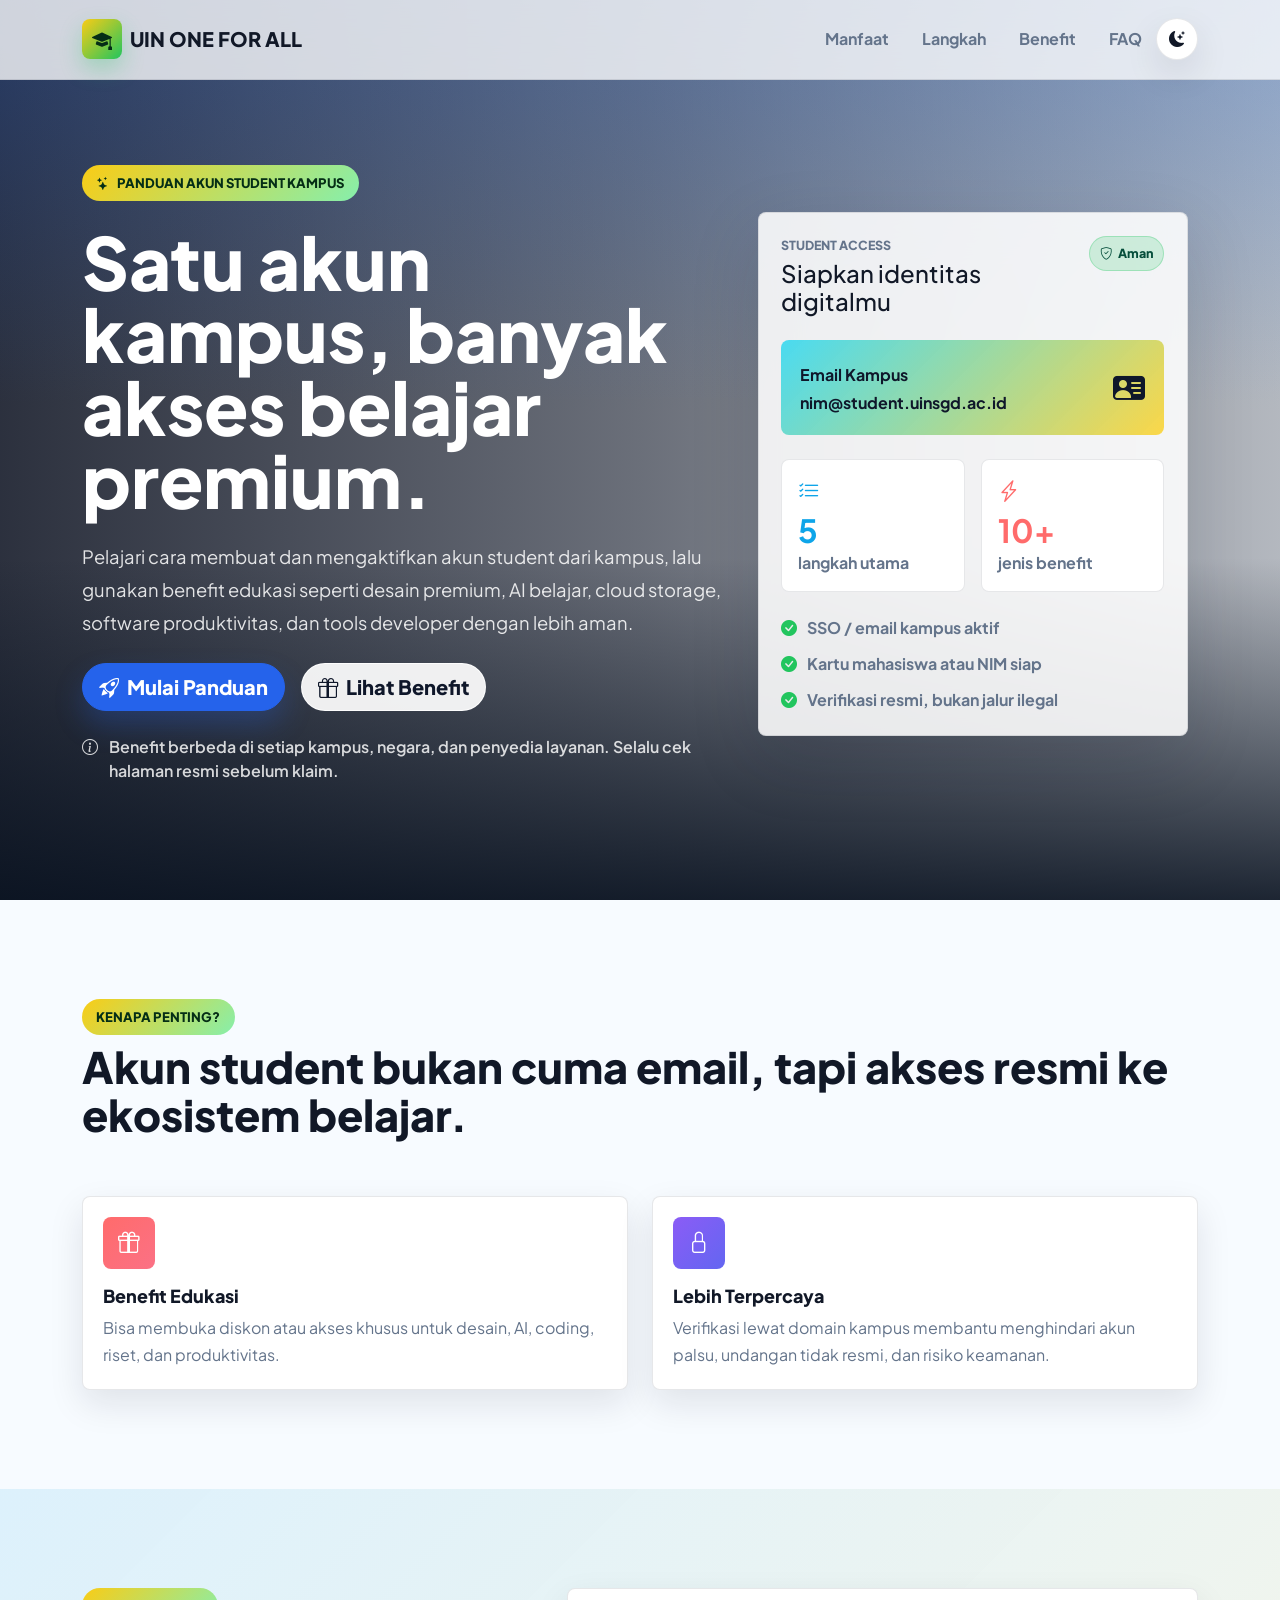
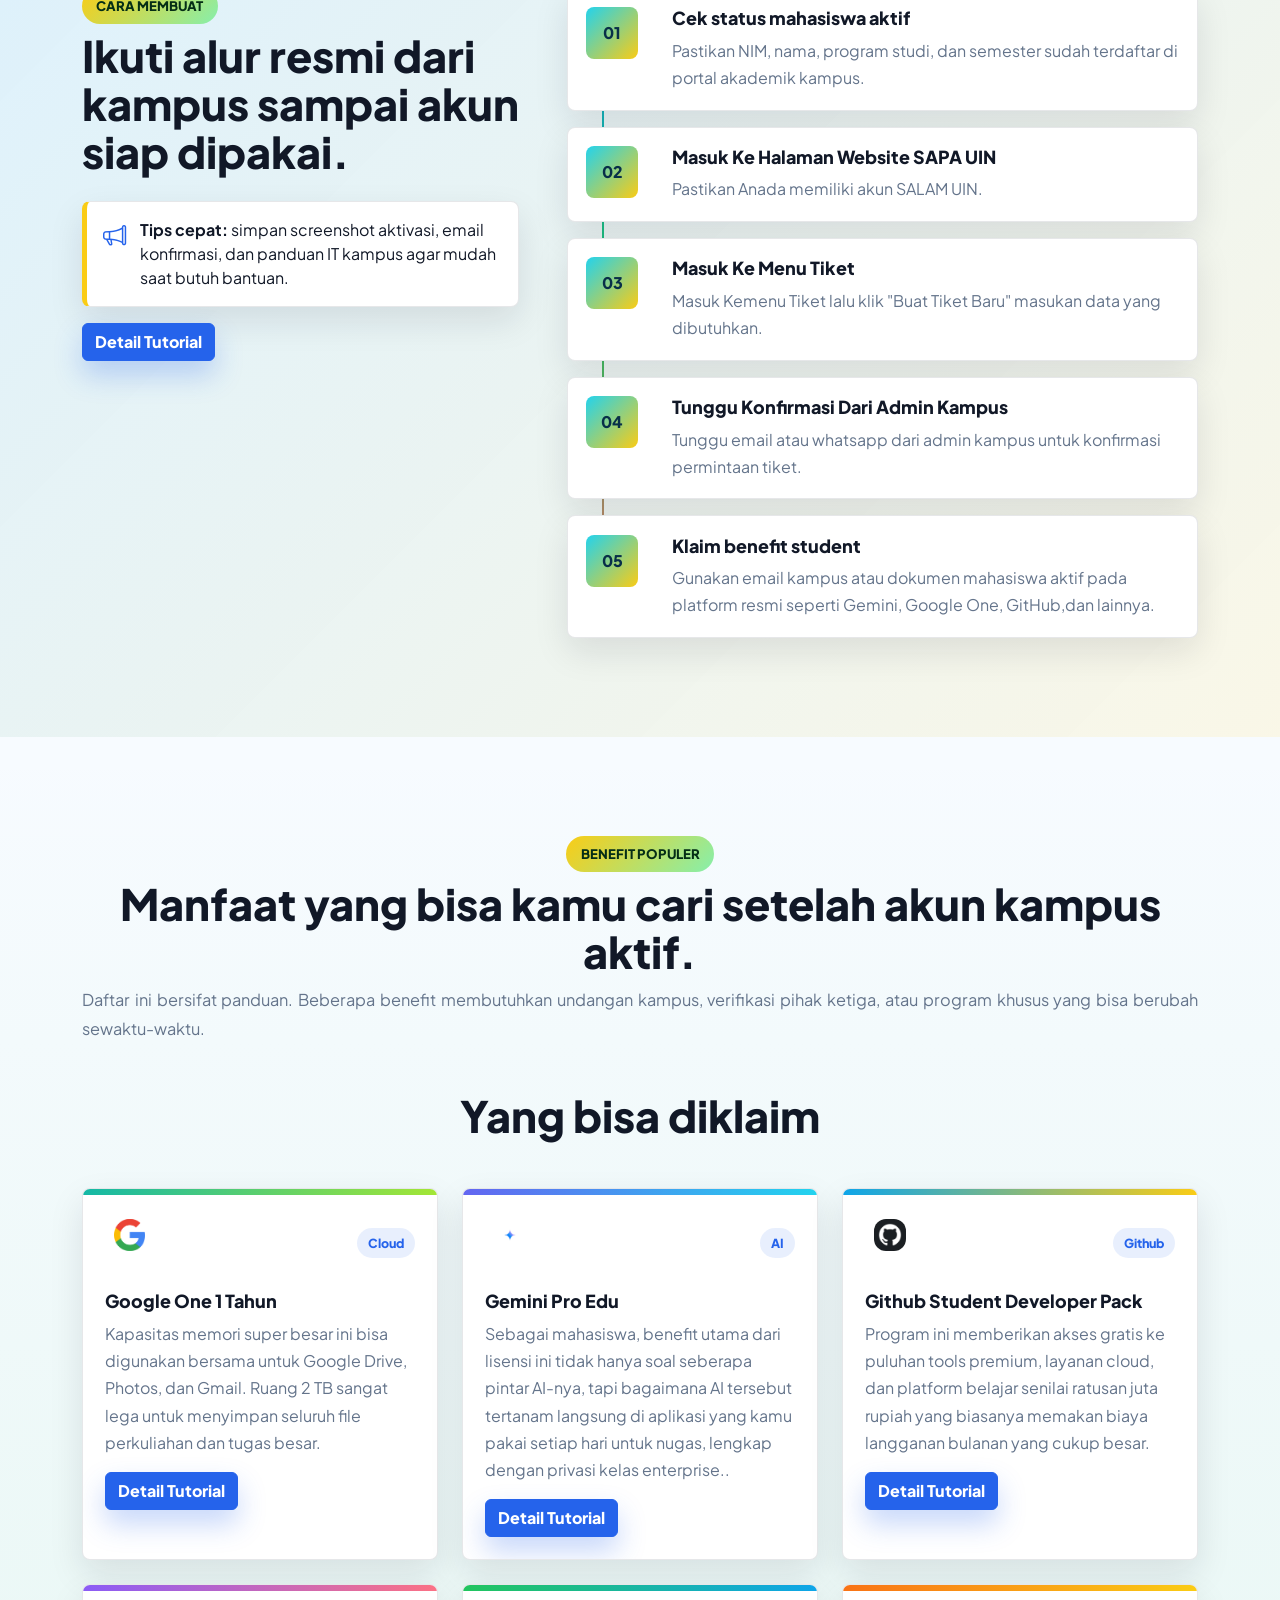
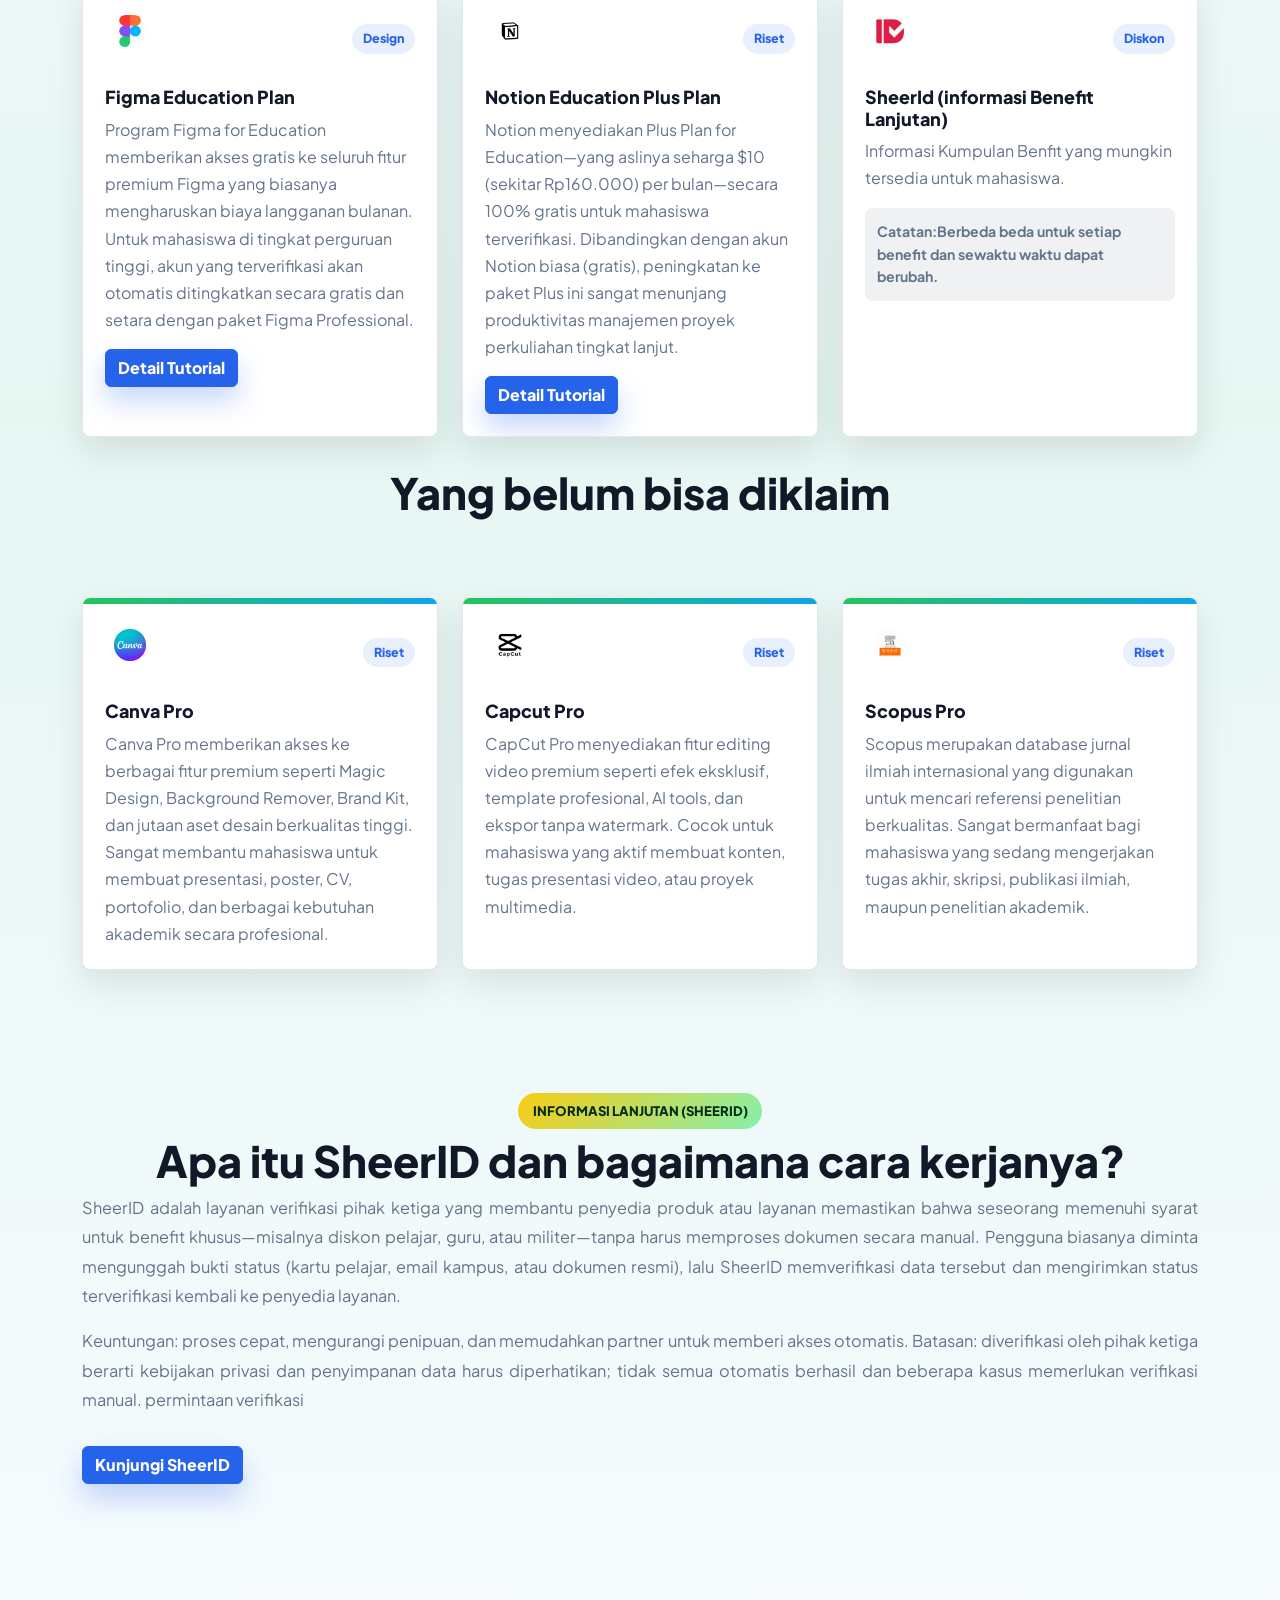
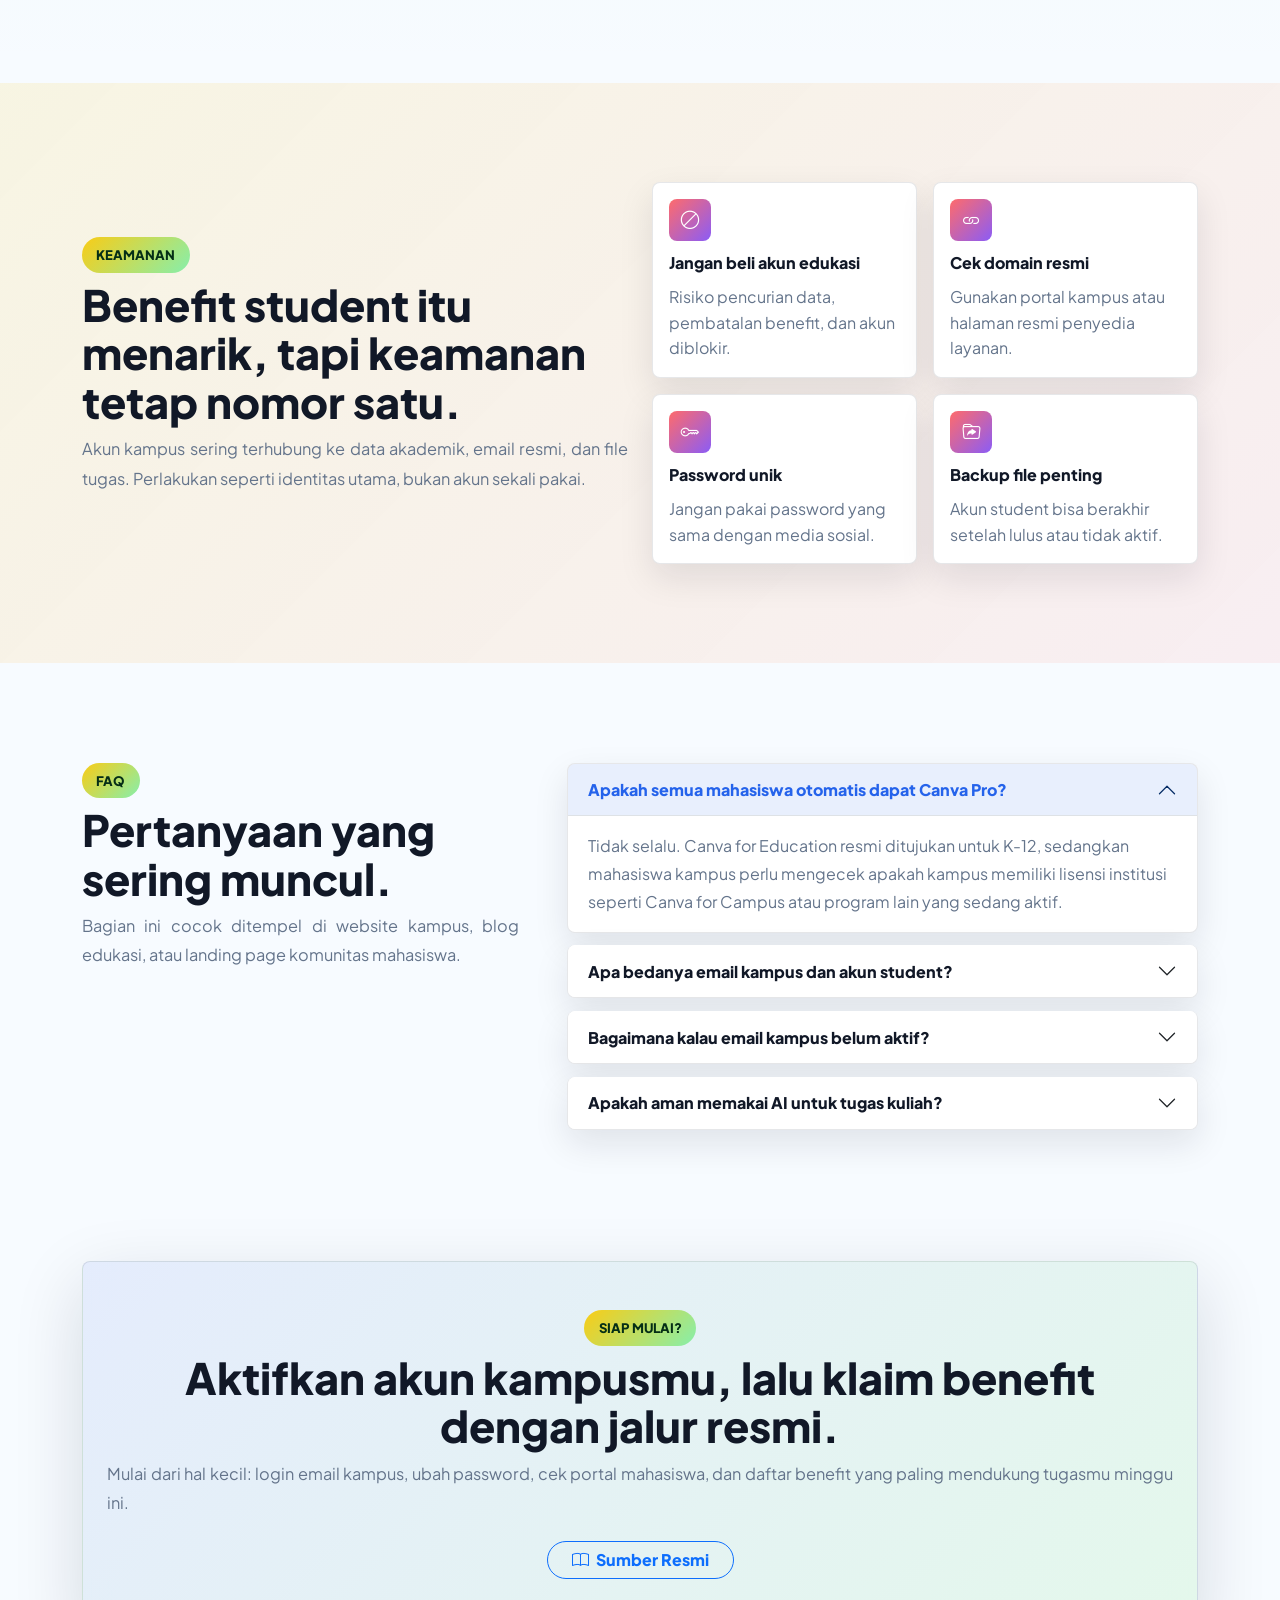
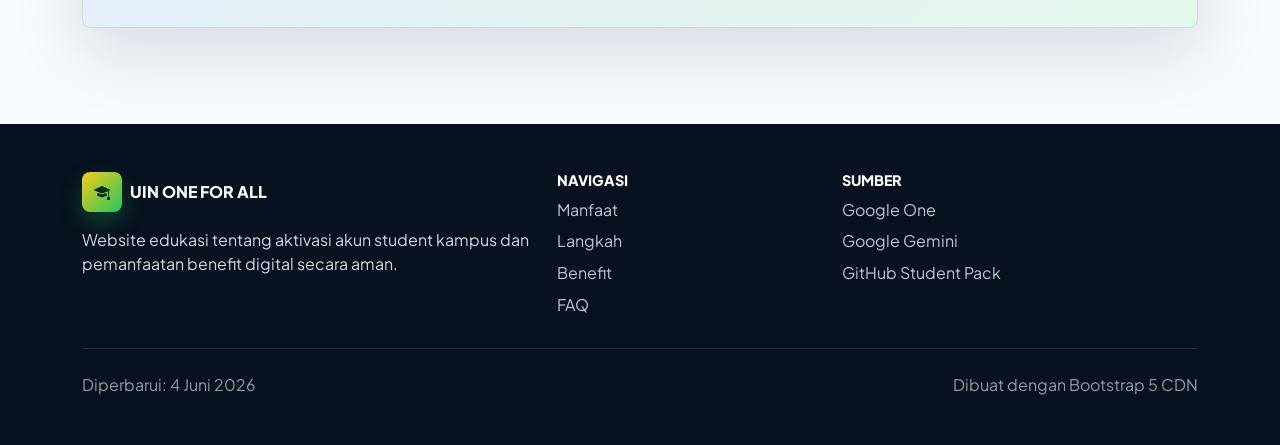
<file: index.html>
<!doctype html>
<html lang="id" data-bs-theme="light">
  <head>
    <meta charset="utf-8" />
    <meta name="viewport" content="width=device-width, initial-scale=1" />
    <meta name="description" content="Panduan membuat akun student dari kampus dan memanfaatkan benefit edukasi seperti Canva, Gemini, cloud storage, tools coding, dan aplikasi produktivitas." />
    <title>UIN ONE FOR ALL</title>

    <link rel="preconnect" href="https://cdn.jsdelivr.net" />
    <link rel="preconnect" href="https://images.unsplash.com" />
    <link rel="preconnect" href="https://fonts.googleapis.com" />
    <link rel="preconnect" href="https://fonts.gstatic.com" crossorigin />
    <link href="https://fonts.googleapis.com/css2?family=Plus+Jakarta+Sans:wght@400;500;600;700;800&display=swap" rel="stylesheet" />
    <link href="https://cdn.jsdelivr.net/npm/bootstrap@5.3.8/dist/css/bootstrap.min.css" rel="stylesheet" integrity="sha384-sRIl4kxILFvY47J16cr9ZwB07vP4J8+LH7qKQnuqkuIAvNWLzeN8tE5YBujZqJLB" crossorigin="anonymous" />
    <link rel="stylesheet" href="https://cdn.jsdelivr.net/npm/bootstrap-icons@1.13.1/font/bootstrap-icons.min.css" />
    <link rel="stylesheet" href="style.css" />
  </head>
  <body data-bs-spy="scroll" data-bs-target="#mainNavbar" data-bs-offset="90" tabindex="0">
    <nav id="mainNavbar" class="navbar navbar-expand-lg fixed-top">
      <div class="container">
        <a class="navbar-brand d-flex align-items-center gap-2" href="#beranda" aria-label="Campus Student Access">
          <span class="brand-mark"><i class="bi bi-mortarboard-fill"></i></span>
          <span>UIN ONE FOR ALL</span>
        </a>

        <div class="d-flex align-items-center gap-2 order-lg-2">
          <button class="btn btn-icon theme-toggle" id="themeToggle" type="button" aria-label="Aktifkan dark mode" data-bs-toggle="tooltip" data-bs-title="Dark mode">
            <i class="bi bi-moon-stars-fill"></i>
          </button>
          <button class="navbar-toggler" type="button" data-bs-toggle="collapse" data-bs-target="#navbarMenu" aria-controls="navbarMenu" aria-expanded="false" aria-label="Buka menu navigasi">
            <span class="navbar-toggler-icon"></span>
          </button>
        </div>

        <div class="collapse navbar-collapse order-lg-1" id="navbarMenu">
          <ul class="navbar-nav ms-lg-auto align-items-lg-center gap-lg-1 py-3 py-lg-0">
            <li class="nav-item"><a class="nav-link" href="#manfaat">Manfaat</a></li>
            <li class="nav-item"><a class="nav-link" href="#langkah">Langkah</a></li>
            <li class="nav-item"><a class="nav-link" href="#benefit">Benefit</a></li>
            <li class="nav-item"><a class="nav-link" href="#faq">FAQ</a></li>
          </ul>
        </div>
      </div>
    </nav>

    <main>
      <section id="beranda" class="hero-section">
        <div class="hero-overlay"></div>
        <div class="container position-relative">
          <div class="row min-vh-100 align-items-center pt-5">
            <div class="col-lg-7 py-5">
              <div class="hero-badge mb-4">
                <i class="bi bi-stars"></i>
                Panduan akun student kampus
              </div>
              <h1 class="hero-title">Satu akun kampus, banyak akses belajar premium.</h1>
              <p class="hero-copy mt-4">
                Pelajari cara membuat dan mengaktifkan akun student dari kampus, lalu gunakan benefit edukasi seperti desain premium, AI belajar, cloud storage, software produktivitas, dan tools developer dengan lebih aman.
              </p>
              <div class="d-flex flex-wrap gap-3 mt-4">
                <a href="#langkah" class="btn btn-primary btn-lg rounded-pill"> <i class="bi bi-rocket-takeoff me-2"></i>Mulai Panduan </a>
                <a href="#benefit" class="btn btn-light btn-lg rounded-pill"> <i class="bi bi-gift me-2"></i>Lihat Benefit </a>
              </div>
              <div class="hero-note mt-4">
                <i class="bi bi-info-circle"></i>
                Benefit berbeda di setiap kampus, negara, dan penyedia layanan. Selalu cek halaman resmi sebelum klaim.
              </div>
            </div>

            <div class="col-lg-5">
              <div class="access-card mx-lg-auto">
                <div class="d-flex justify-content-between align-items-start gap-3 mb-4">
                  <div>
                    <p class="eyebrow mb-1">Student Access</p>
                    <h2 class="h4 mb-0">Siapkan identitas digitalmu</h2>
                  </div>
                  <span class="status-pill"><i class="bi bi-shield-check"></i> Aman</span>
                </div>

                <div class="student-pass">
                  <div>
                    <strong>Email Kampus</strong>
                    <strong>nim@student.uinsgd.ac.id</strong>
                  </div>
                  <i class="bi bi-person-vcard-fill"></i>
                </div>

                <div class="row g-3 mt-2">
                  <div class="col-6">
                    <div class="mini-stat accent-sky">
                      <i class="bi bi-list-check"></i>
                      <strong>5</strong>
                      <span>langkah utama</span>
                    </div>
                  </div>
                  <div class="col-6">
                    <div class="mini-stat accent-coral">
                      <i class="bi bi-lightning-charge"></i>
                      <strong>10+</strong>
                      <span>jenis benefit</span>
                    </div>
                  </div>
                </div>

                <div class="access-list mt-4">
                  <div><i class="bi bi-check-circle-fill"></i> SSO / email kampus aktif</div>
                  <div><i class="bi bi-check-circle-fill"></i> Kartu mahasiswa atau NIM siap</div>
                  <div><i class="bi bi-check-circle-fill"></i> Verifikasi resmi, bukan jalur ilegal</div>
                </div>
              </div>
            </div>
          </div>
        </div>
      </section>

      <section id="manfaat" class="section-pad">
        <div class="container">
          <div class="row align-items-end g-4 mb-5">
            <div class="col">
              <span class="section-kicker">Kenapa penting?</span>
              <h2 class="section-title mt-2">Akun student bukan cuma email, tapi akses resmi ke ekosistem belajar.</h2>
            </div>
          </div>

          <div class="row ">
            <div class="col-md-6">
              <article class="value-card">
                <div class="value-icon bg-coral"><i class="bi bi-gift"></i></div>
                <h3>Benefit Edukasi</h3>
                <p>Bisa membuka diskon atau akses khusus untuk desain, AI, coding, riset, dan produktivitas.</p>
              </article>
            </div>
            <div class="col-md-6">
              <article class="value-card">
                <div class="value-icon bg-violet"><i class="bi bi-lock"></i></div>
                <h3>Lebih Terpercaya</h3>
                <p>Verifikasi lewat domain kampus membantu menghindari akun palsu, undangan tidak resmi, dan risiko keamanan.</p>
              </article>
            </div>
          </div>
        </div>
      </section>

      <section id="langkah" class="section-pad soft-band">
        <div class="container">
          <div class="row g-5 align-items-start">
            <div class="col-lg-5">
              <span class="section-kicker">Cara membuat</span>
              <h2 class="section-title mt-2">Ikuti alur resmi dari kampus sampai akun siap dipakai.</h2>
              <p class="section-copy"></p>
              <div class="callout-box mt-4">
                <i class="bi bi-megaphone"></i>
                <div>
                  <strong>Tips cepat:</strong>
                  simpan screenshot aktivasi, email konfirmasi, dan panduan IT kampus agar mudah saat butuh bantuan.
                </div>
              </div>
              <a href="detail.html" class="btn btn-primary mt-3" target="_blank" rel="noopener">Detail Tutorial</a>
            </div>

            <div class="col-lg-7">
              <div class="timeline">
                <div class="timeline-item">
                  <span class="timeline-number">01</span>
                  <div>
                    <h3>Cek status mahasiswa aktif</h3>
                    <p>Pastikan NIM, nama, program studi, dan semester sudah terdaftar di portal akademik kampus.</p>
                  </div>
                </div>
                <div class="timeline-item">
                  <span class="timeline-number">02</span>
                  <div>
                    <h3>Masuk Ke Halaman Website SAPA UIN</h3>
                    <p>Pastikan Anada memiliki akun SALAM UIN.</p>
                  </div>
                </div>
                <div class="timeline-item">
                  <span class="timeline-number">03</span>
                  <div>
                    <h3>Masuk Ke Menu Tiket</h3>
                    <p>Masuk Kemenu Tiket lalu klik "Buat Tiket Baru" masukan data yang dibutuhkan.</p>
                  </div>
                </div>
                <div class="timeline-item">
                  <span class="timeline-number">04</span>
                  <div>
                    <h3>Tunggu Konfirmasi Dari Admin Kampus</h3>
                    <p>Tunggu email atau whatsapp dari admin kampus untuk konfirmasi permintaan tiket.</p>
                  </div>
                </div>
                <div class="timeline-item">
                  <span class="timeline-number">05</span>
                  <div>
                    <h3>Klaim benefit student</h3>
                    <p>Gunakan email kampus atau dokumen mahasiswa aktif pada platform resmi seperti Gemini, Google One, GitHub,dan lainnya.</p>
                  </div>
                </div>
              </div>
            </div>
          </div>
        </div>
      </section>

      <section id="benefit" class="section-pad benefit-section">
        <div class="container">
          <div class="text-center mb-5">
            <span class="section-kicker">Benefit populer</span>
            <h2 class="section-title mt-2 mx-auto">Manfaat yang bisa kamu cari setelah akun kampus aktif.</h2>
            <p class="section-copy mx-auto">Daftar ini bersifat panduan. Beberapa benefit membutuhkan undangan kampus, verifikasi pihak ketiga, atau program khusus yang bisa berubah sewaktu-waktu.</p>
          </div>
          <div class="text-center mb-5">
            <h2 class="section-title mt-2 mx-auto">Yang bisa diklaim</h2>
          </div>
          <div class="row g-4">
            <div class="col-md-6 col-xl-4">
              <article class="benefit-card benefit-canva">
                <div class="benefit-top">
                  <div class="benefit-icon">
                    <img src="ss/google.png" alt="Google" />
                  </div>

                  <span class="tag">Cloud</span>
                </div>
                <h3>Google One 1 Tahun</h3>
                <p>Kapasitas memori super besar ini bisa digunakan bersama untuk Google Drive, Photos, dan Gmail. Ruang 2 TB sangat lega untuk menyimpan seluruh file perkuliahan dan tugas besar.</p>
                <a href="google.html" class="btn btn-primary mt-3" target="_blank" rel="noopener">Detail Tutorial</a>
              </article>
            </div>

            <div class="col-md-6 col-xl-4">
              <article class="benefit-card benefit-gemini">
                <div class="benefit-top">
                  <div class="benefit-icon">
                    <img src="ss/gemini.png" alt="Gemini Pro Edu" />
                  </div>
                  <span class="tag">AI</span>
                </div>
                <h3>Gemini Pro Edu</h3>
                <p>
                  Sebagai mahasiswa, benefit utama dari lisensi ini tidak hanya soal seberapa pintar AI-nya, tapi bagaimana AI tersebut tertanam langsung di aplikasi yang kamu pakai setiap hari untuk nugas, lengkap dengan privasi kelas
                  enterprise..
                </p>
                <a href="gemini.html" class="btn btn-primary mt-3" target="_blank" rel="noopener">Detail Tutorial</a>
              </article>
            </div>

            <div class="col-md-6 col-xl-4">
              <article class="benefit-card benefit-cloud">
                <div class="benefit-top">
                  <div class="benefit-icon">
                    <img src="ss/github.png" alt="Github Student Developer Pack" />
                  </div>
                  <span class="tag">Github</span>
                </div>
                <h3>Github Student Developer Pack</h3>
                <p>Program ini memberikan akses gratis ke puluhan tools premium, layanan cloud, dan platform belajar senilai ratusan juta rupiah yang biasanya memakan biaya langganan bulanan yang cukup besar.</p>
                <a href="github.html" class="btn btn-primary mt-3" target="_blank" rel="noopener">Detail Tutorial</a>
              </article>
            </div>

            <div class="col-md-6 col-xl-4">
              <article class="benefit-card benefit-code">
                <div class="benefit-top">
                  <div class="benefit-icon">
                    <img src="ss/figma.png" alt="Figma Education Plan" />
                  </div>
                  <span class="tag">Design</span>
                </div>
                <h3>Figma Education Plan</h3>
                <p>
                  Program Figma for Education memberikan akses gratis ke seluruh fitur premium Figma yang biasanya mengharuskan biaya langganan bulanan. Untuk mahasiswa di tingkat perguruan tinggi, akun yang terverifikasi akan otomatis
                  ditingkatkan secara gratis dan setara dengan paket Figma Professional.
                </p>
                <a href="figma.html" class="btn btn-primary mt-3" target="_blank" rel="noopener">Detail Tutorial</a>
              </article>
            </div>

            <div class="col-md-6 col-xl-4">
              <article class="benefit-card benefit-research">
                <div class="benefit-top">
                  <div class="benefit-icon">
                    <img src="ss/notion.png" alt="Notion Education Plus Plan" />
                  </div>
                  <span class="tag">Riset</span>
                </div>
                <h3>Notion Education Plus Plan</h3>
                <p>
                  Notion menyediakan Plus Plan for Education—yang aslinya seharga $10 (sekitar Rp160.000) per bulan—secara 100% gratis untuk mahasiswa terverifikasi. Dibandingkan dengan akun Notion biasa (gratis), peningkatan ke paket Plus
                  ini sangat menunjang produktivitas manajemen proyek perkuliahan tingkat lanjut.
                </p>
                <a href="notion.html" class="btn btn-primary mt-3" target="_blank" rel="noopener">Detail Tutorial</a>
              </article>
            </div>

            <div class="col-md-6 col-xl-4">
              <article class="benefit-card benefit-saving">
                <div class="benefit-top">
                  <div class="benefit-icon">
                    <img src="ss/sheerid.png" alt="SheerId" />
                  </div>
                  <span class="tag">Diskon</span>
                </div>
                <h3>SheerId (informasi Benefit Lanjutan)</h3>
                <p>Informasi Kumpulan Benfit yang mungkin tersedia untuk mahasiswa.</p>
                <div class="small-note">Catatan:Berbeda beda untuk setiap benefit dan sewaktu waktu dapat berubah.</div>
              </article>
            </div>
            <div class="text-center mb-5">
              <h2 class="section-title mt-2 mx-auto">Yang belum bisa diklaim</h2>
            </div>
            <div class="col-md-6 col-xl-4">
              <article class="benefit-card benefit-research">
                <div class="benefit-top">
                  <div class="benefit-icon">
                    <img src="ss/canva.png" alt="Canva Pro" />
                  </div>
                  <span class="tag">Riset</span>
                </div>
                <h3>Canva Pro</h3>
                <p>
                  Canva Pro memberikan akses ke berbagai fitur premium seperti Magic Design, Background Remover, Brand Kit, dan jutaan aset desain berkualitas tinggi. Sangat membantu mahasiswa untuk membuat presentasi, poster, CV,
                  portofolio, dan berbagai kebutuhan akademik secara profesional.
                </p>
              </article>
            </div>
            <div class="col-md-6 col-xl-4">
              <article class="benefit-card benefit-research">
                <div class="benefit-top">
                  <div class="benefit-icon">
                    <img src="ss/capcut.png" alt="Capcut Pro" />
                  </div>
                  <span class="tag">Riset</span>
                </div>
                <h3>Capcut Pro</h3>
                <p>
                  CapCut Pro menyediakan fitur editing video premium seperti efek eksklusif, template profesional, AI tools, dan ekspor tanpa watermark. Cocok untuk mahasiswa yang aktif membuat konten, tugas presentasi video, atau proyek
                  multimedia.
                </p>
              </article>
            </div>
            <div class="col-md-6 col-xl-4">
              <article class="benefit-card benefit-research">
                <div class="benefit-top">
                  <div class="benefit-icon">
                    <img src="ss/scopus.png" alt="Scopus Pro" />
                  </div>
                  <span class="tag">Riset</span>
                </div>
                <h3>Scopus Pro</h3>
                <p>
                  Scopus merupakan database jurnal ilmiah internasional yang digunakan untuk mencari referensi penelitian berkualitas. Sangat bermanfaat bagi mahasiswa yang sedang mengerjakan tugas akhir, skripsi, publikasi ilmiah, maupun
                  penelitian akademik.
                </p>
              </article>
            </div>
            <section id="sheerid" class="section-pad">
              <div class="container-fluid">
                <div class="row align-items-center">
                  <div class="text-center">
                    <span class="section-kicker">Informasi Lanjutan (SheerId)</span>
                  </div>
                  <h2 class="section-title mt-2 text-center">Apa itu SheerID dan bagaimana cara kerjanya?</h2>

                  <div class="col">
                    <p class="section-copy">
                      SheerID adalah layanan verifikasi pihak ketiga yang membantu penyedia produk atau layanan memastikan bahwa seseorang memenuhi syarat untuk benefit khusus—misalnya diskon pelajar, guru, atau militer—tanpa harus
                      memproses dokumen secara manual. Pengguna biasanya diminta mengunggah bukti status (kartu pelajar, email kampus, atau dokumen resmi), lalu SheerID memverifikasi data tersebut dan mengirimkan status terverifikasi
                      kembali ke penyedia layanan.
                    </p>
                    <div class="col">
                      <p class="section-copy">
                        Keuntungan: proses cepat, mengurangi penipuan, dan memudahkan partner untuk memberi akses otomatis. Batasan: diverifikasi oleh pihak ketiga berarti kebijakan privasi dan penyimpanan data harus diperhatikan; tidak
                        semua otomatis berhasil dan beberapa kasus memerlukan verifikasi manual. permintaan verifikasi
                      </p>
                    </div>
                    <div class="col col-lg-2">
                      <a href="https://shop.sheerid.com" class="btn btn-primary mt-3" target="_blank" rel="noopener">Kunjungi SheerID</a>
                    </div>
                  </div>
                </div>
              </div>
            </section>
          </div>
        </div>
      </section>

      <section class="section-pad safety-section">
        <div class="container">
          <div class="row g-4 align-items-center">
            <div class="col-lg-6">
              <span class="section-kicker">Keamanan</span>
              <h2 class="section-title mt-2">Benefit student itu menarik, tapi keamanan tetap nomor satu.</h2>
              <p class="section-copy">Akun kampus sering terhubung ke data akademik, email resmi, dan file tugas. Perlakukan seperti identitas utama, bukan akun sekali pakai.</p>
            </div>
            <div class="col-lg-6">
              <div class="row g-3">
                <div class="col-sm-6">
                  <div class="safety-card">
                    <i class="bi bi-ban"></i>
                    <strong>Jangan beli akun edukasi</strong>
                    <span>Risiko pencurian data, pembatalan benefit, dan akun diblokir.</span>
                  </div>
                </div>
                <div class="col-sm-6">
                  <div class="safety-card">
                    <i class="bi bi-link"></i>
                    <strong>Cek domain resmi</strong>
                    <span>Gunakan portal kampus atau halaman resmi penyedia layanan.</span>
                  </div>
                </div>
                <div class="col-sm-6">
                  <div class="safety-card">
                    <i class="bi bi-key"></i>
                    <strong>Password unik</strong>
                    <span>Jangan pakai password yang sama dengan media sosial.</span>
                  </div>
                </div>
                <div class="col-sm-6">
                  <div class="safety-card">
                    <i class="bi bi-folder-symlink"></i>
                    <strong>Backup file penting</strong>
                    <span>Akun student bisa berakhir setelah lulus atau tidak aktif.</span>
                  </div>
                </div>
              </div>
            </div>
          </div>
        </div>
      </section>

      <section id="faq" class="section-pad faq-section">
        <div class="container">
          <div class="row g-5">
            <div class="col-lg-5">
              <span class="section-kicker">FAQ</span>
              <h2 class="section-title mt-2">Pertanyaan yang sering muncul.</h2>
              <p class="section-copy">Bagian ini cocok ditempel di website kampus, blog edukasi, atau landing page komunitas mahasiswa.</p>
            </div>
            <div class="col-lg-7">
              <div class="accordion custom-accordion" id="faqAccordion">
                <div class="accordion-item">
                  <h3 class="accordion-header">
                    <button class="accordion-button" type="button" data-bs-toggle="collapse" data-bs-target="#faqOne" aria-expanded="true" aria-controls="faqOne">Apakah semua mahasiswa otomatis dapat Canva Pro?</button>
                  </h3>
                  <div id="faqOne" class="accordion-collapse collapse show" data-bs-parent="#faqAccordion">
                    <div class="accordion-body">
                      Tidak selalu. Canva for Education resmi ditujukan untuk K-12, sedangkan mahasiswa kampus perlu mengecek apakah kampus memiliki lisensi institusi seperti Canva for Campus atau program lain yang sedang aktif.
                    </div>
                  </div>
                </div>

                <div class="accordion-item">
                  <h3 class="accordion-header">
                    <button class="accordion-button collapsed" type="button" data-bs-toggle="collapse" data-bs-target="#faqTwo" aria-expanded="false" aria-controls="faqTwo">Apa bedanya email kampus dan akun student?</button>
                  </h3>
                  <div id="faqTwo" class="accordion-collapse collapse" data-bs-parent="#faqAccordion">
                    <div class="accordion-body">Email kampus adalah alamat resmi. Akun student biasanya mencakup email, SSO, akses portal akademik, layanan cloud, LMS, Wi-Fi, perpustakaan digital, dan status verifikasi mahasiswa.</div>
                  </div>
                </div>

                <div class="accordion-item">
                  <h3 class="accordion-header">
                    <button class="accordion-button collapsed" type="button" data-bs-toggle="collapse" data-bs-target="#faqThree" aria-expanded="false" aria-controls="faqThree">Bagaimana kalau email kampus belum aktif?</button>
                  </h3>
                  <div id="faqThree" class="accordion-collapse collapse" data-bs-parent="#faqAccordion">
                    <div class="accordion-body">Cek portal mahasiswa, inbox email pribadi saat registrasi, atau hubungi helpdesk IT kampus. Siapkan NIM, kartu mahasiswa, dan bukti registrasi untuk mempercepat proses.</div>
                  </div>
                </div>

                <div class="accordion-item">
                  <h3 class="accordion-header">
                    <button class="accordion-button collapsed" type="button" data-bs-toggle="collapse" data-bs-target="#faqFour" aria-expanded="false" aria-controls="faqFour">Apakah aman memakai AI untuk tugas kuliah?</button>
                  </h3>
                  <div id="faqFour" class="accordion-collapse collapse" data-bs-parent="#faqAccordion">
                    <div class="accordion-body">
                      Aman jika digunakan sebagai alat bantu belajar: memahami konsep, membuat outline, mencari ide, atau latihan soal. Tetap ikuti aturan akademik kampus, cantumkan sumber, dan jangan menyalin jawaban mentah.
                    </div>
                  </div>
                </div>
              </div>
            </div>
          </div>
        </div>
      </section>

      <section class="cta-section">
        <div class="container">
          <div class="cta-panel text-center">
            <span class="section-kicker">Siap mulai?</span>
            <h2 class="section-title mt-2 mx-auto">Aktifkan akun kampusmu, lalu klaim benefit dengan jalur resmi.</h2>
            <p class="section-copy mx-auto">Mulai dari hal kecil: login email kampus, ubah password, cek portal mahasiswa, dan daftar benefit yang paling mendukung tugasmu minggu ini.</p>
            <div class="d-flex flex-wrap justify-content-center gap-3 mt-4">
              <button class="btn btn-outline-primary rounded-pill px-4" data-bs-toggle="modal" data-bs-target="#sourceModal"><i class="bi bi-book me-2"></i>Sumber Resmi</button>
            </div>
          </div>
        </div>
      </section>
    </main>

    <footer class="site-footer py-5">
      <div class="container">
        <div class="row g-4 align-items-start">
          <div class="col-lg-5">
            <a class="footer-brand d-inline-flex align-items-center gap-2 mb-3" href="#beranda">
              <span class="brand-mark"><i class="bi bi-mortarboard-fill"></i></span>
              <span>UIN ONE FOR ALL</span>
            </a>
            <p class="mb-0">Website edukasi tentang aktivasi akun student kampus dan pemanfaatan benefit digital secara aman.</p>
          </div>
          <div class="col-sm-6 col-lg-3">
            <h3 class="footer-title">Navigasi</h3>
            <a href="#manfaat">Manfaat</a>
            <a href="#langkah">Langkah</a>
            <a href="#benefit">Benefit</a>
            <a href="#faq">FAQ</a>
          </div>
          <div class="col-sm-6 col-lg-4">
            <h3 class="footer-title">Sumber</h3>
            <a href="https://one.google.com/about/plans?g1_landing_page=60" target="_blank" rel="noopener">Google One</a>
            <a href="https://gemini.google/id/students/?hl=id" target="_blank" rel="noopener">Google Gemini</a>
            <a href="https://education.github.com/pack" target="_blank" rel="noopener">GitHub Student Pack</a>
          </div>
        </div>
        <div class="footer-bottom mt-4 pt-4 d-flex flex-wrap justify-content-between gap-2">
          <span>Diperbarui: 4 Juni 2026</span>
          <span>Dibuat dengan Bootstrap 5 CDN</span>
        </div>
      </div>
    </footer>

    <button id="backToTop" class="btn btn-primary btn-icon back-to-top" type="button" aria-label="Kembali ke atas" data-bs-toggle="tooltip" data-bs-title="Ke atas">
      <i class="bi bi-arrow-up"></i>
    </button>

    <div class="modal fade" id="sourceModal" tabindex="-1" aria-labelledby="sourceModalLabel" aria-hidden="true">
      <div class="modal-dialog modal-dialog-centered">
        <div class="modal-content">
          <div class="modal-header">
            <h2 class="modal-title fs-5" id="sourceModalLabel">Sumber resmi yang dipakai</h2>
            <button type="button" class="btn-close" data-bs-dismiss="modal" aria-label="Tutup"></button>
          </div>
          <div class="modal-body">
            <p>Gunakan tautan ini untuk mengecek syarat terbaru sebelum klaim benefit student.</p>
            <div class="list-group source-list">
              <a class="list-group-item list-group-item-action" href="https://one.google.com/about/plans?g1_landing_page=60" target="_blank" rel="noopener">
                <i class="bi bi-box-arrow-up-right"></i> Google One
              </a>
              <a class="list-group-item list-group-item-action" href="https://gemini.google/id/students/?hl=id" target="_blank" rel="noopener"> <i class="bi bi-box-arrow-up-right"></i> Google Gemini </a>
              <a class="list-group-item list-group-item-action" href="https://education.github.com/pack" target="_blank" rel="noopener"> <i class="bi bi-box-arrow-up-right"></i> GitHub Student Pack </a>
            </div>
          </div>
          <div class="modal-footer">
            <button type="button" class="btn btn-primary rounded-pill px-4" data-bs-dismiss="modal">Mengerti</button>
          </div>
        </div>
      </div>
    </div>

    <script src="https://cdn.jsdelivr.net/npm/bootstrap@5.3.8/dist/js/bootstrap.bundle.min.js" integrity="sha384-FKyoEForCGlyvwx9Hj09JcYn3nv7wiPVlz7YYwJrWVcXK/BmnVDxM+D2scQbITxI" crossorigin="anonymous"></script>
    <script src="app.js"></script>
  </body>
</html>
</file>
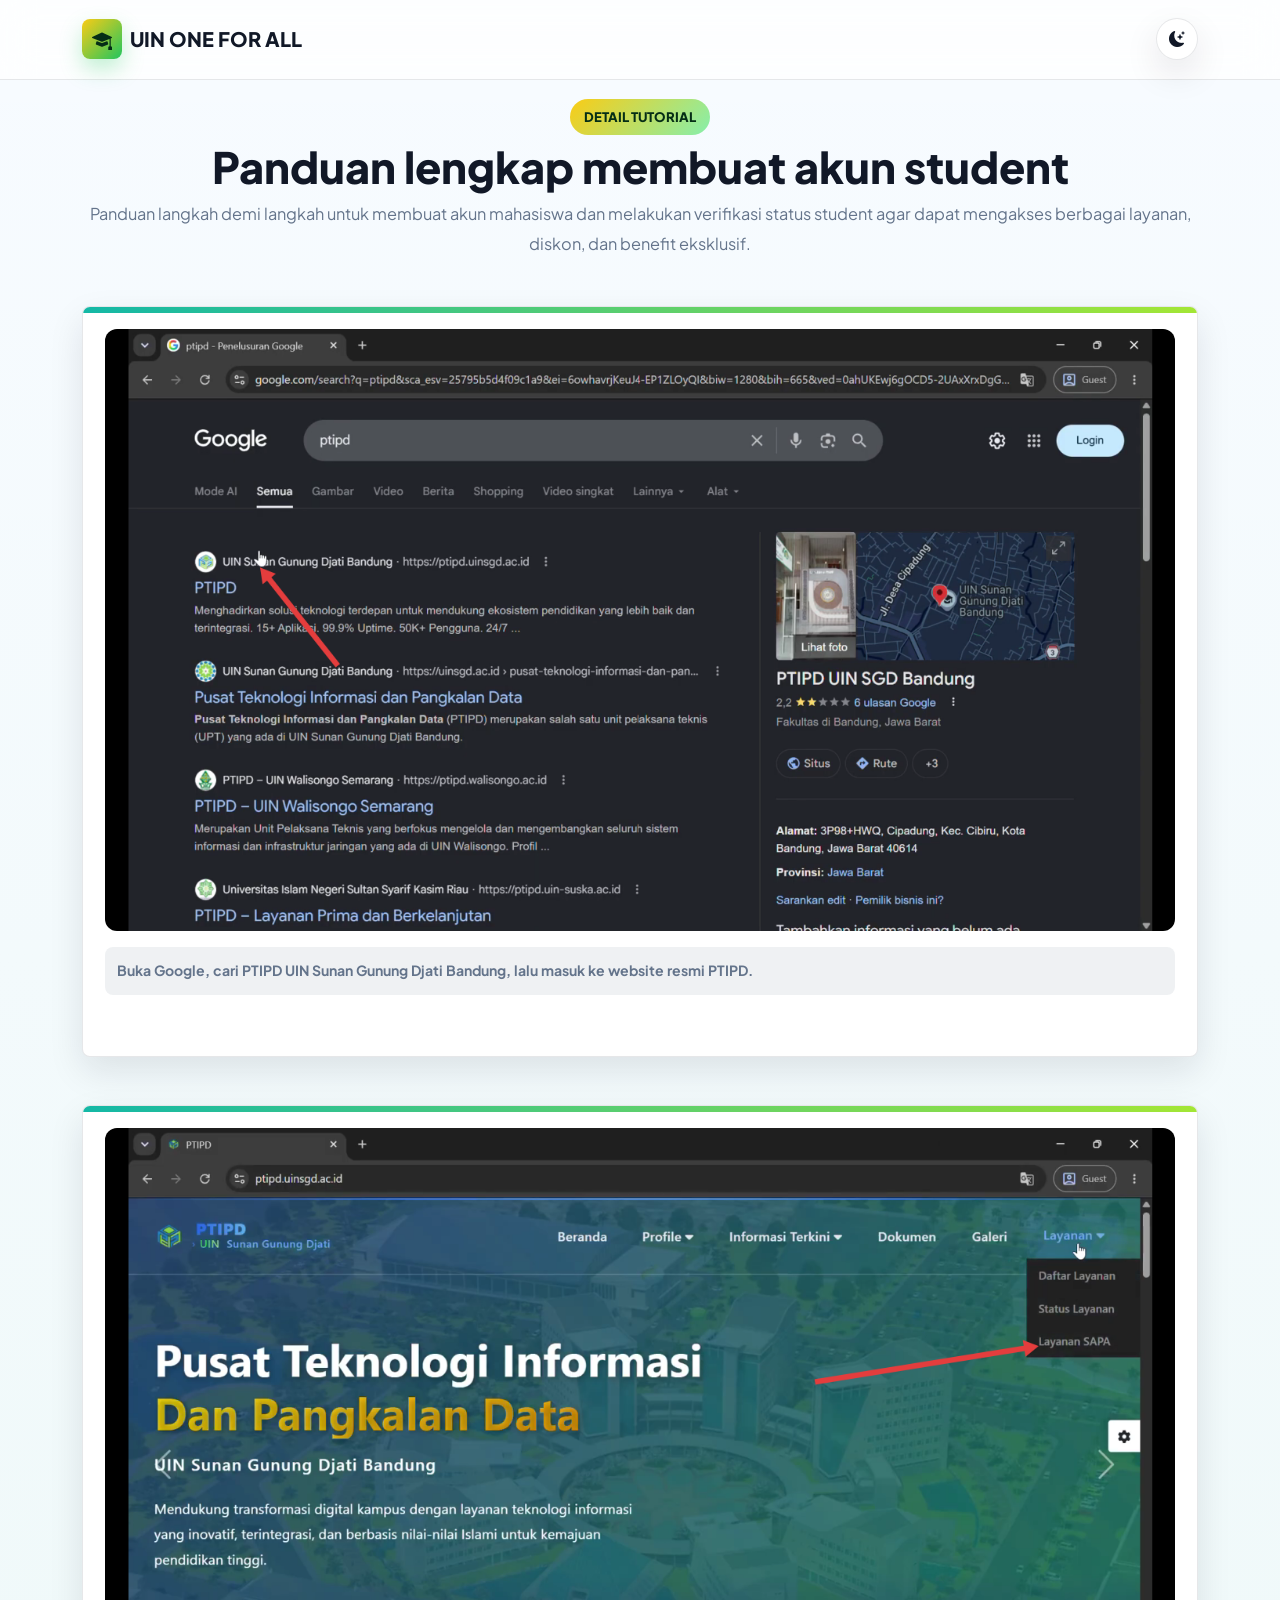
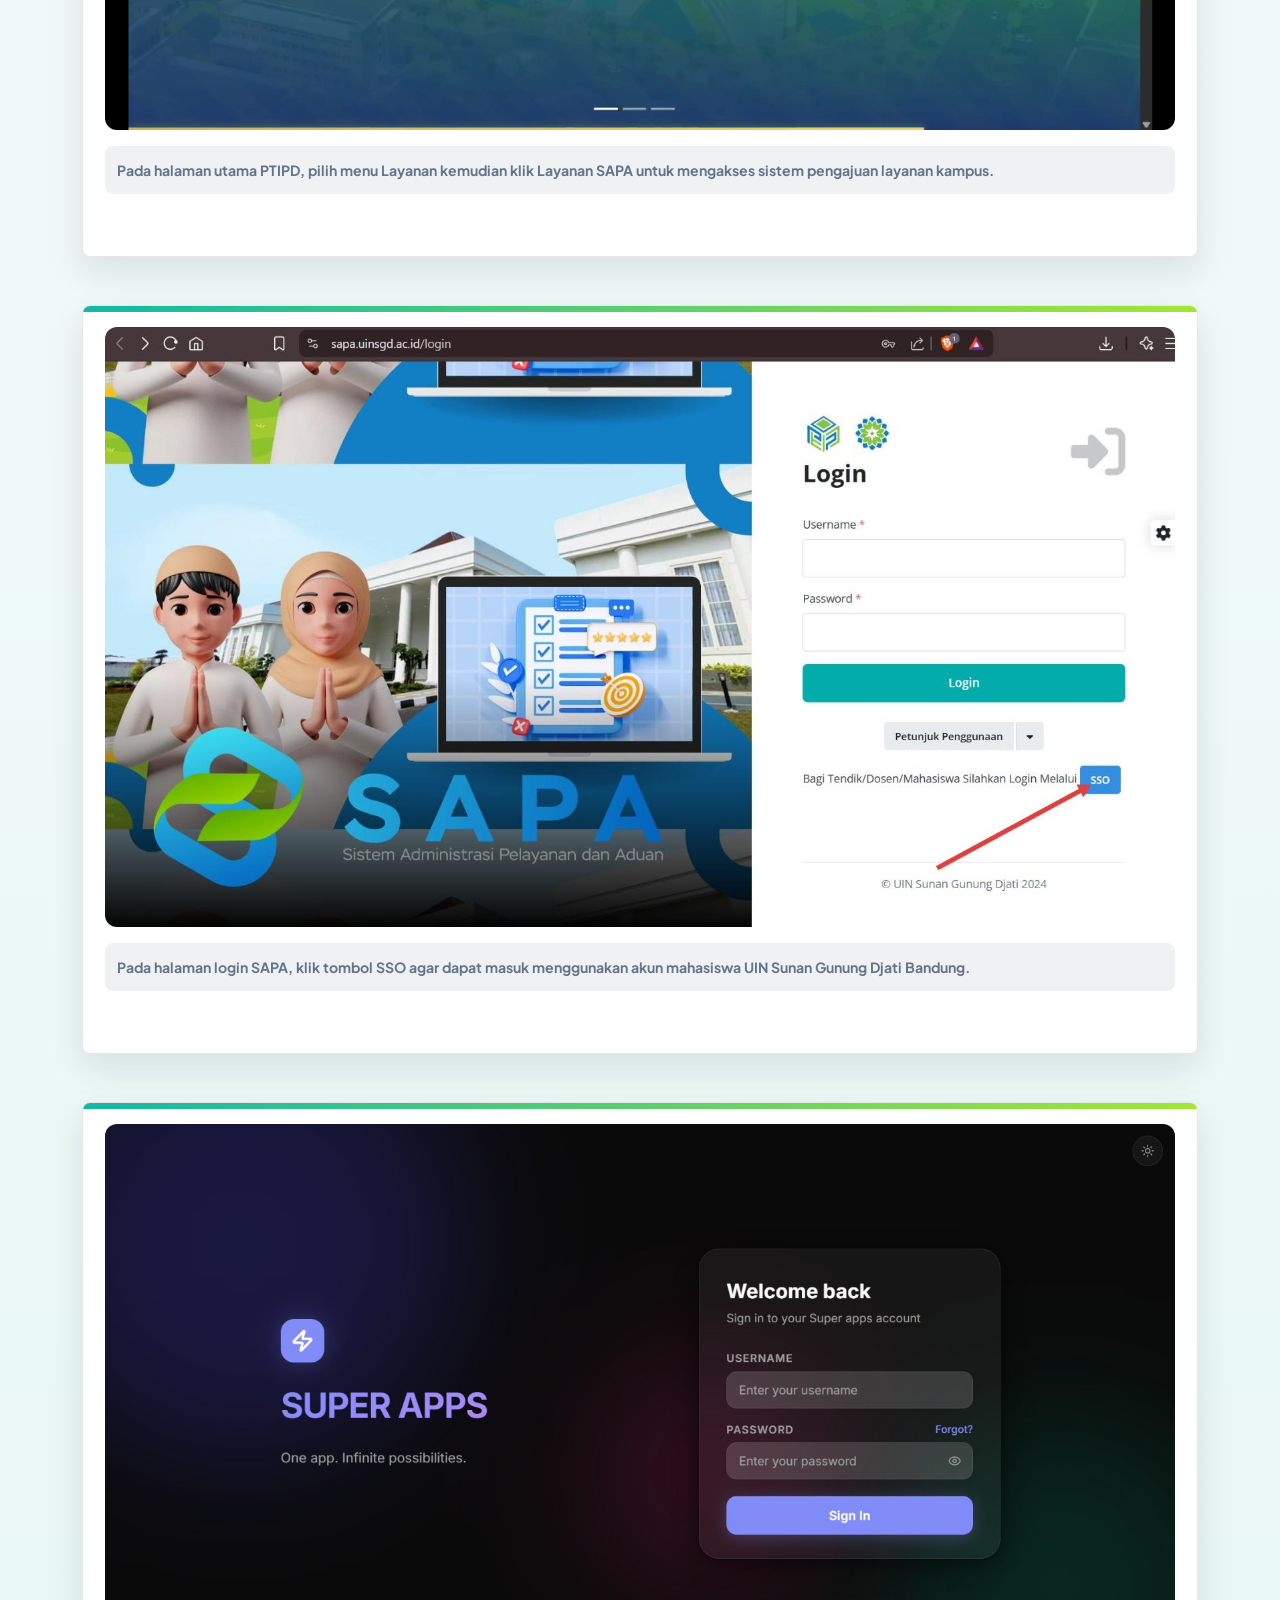
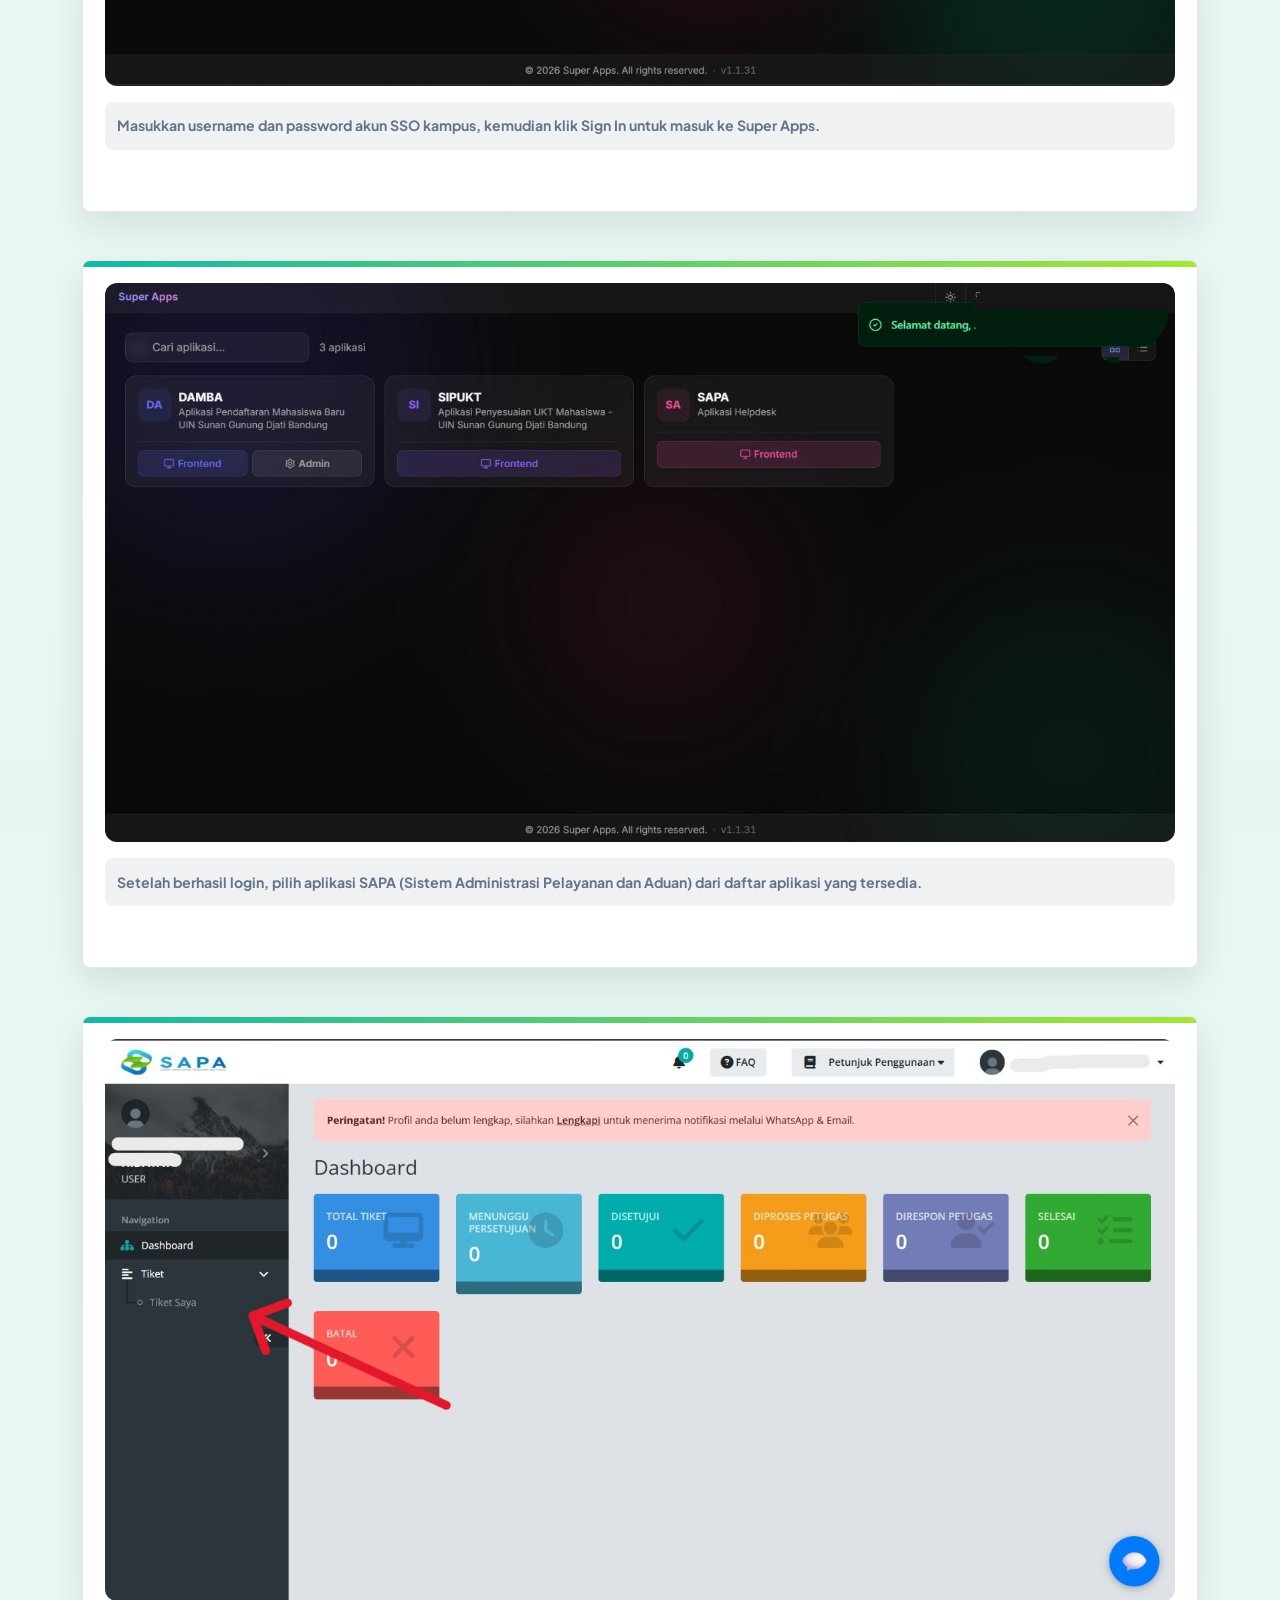
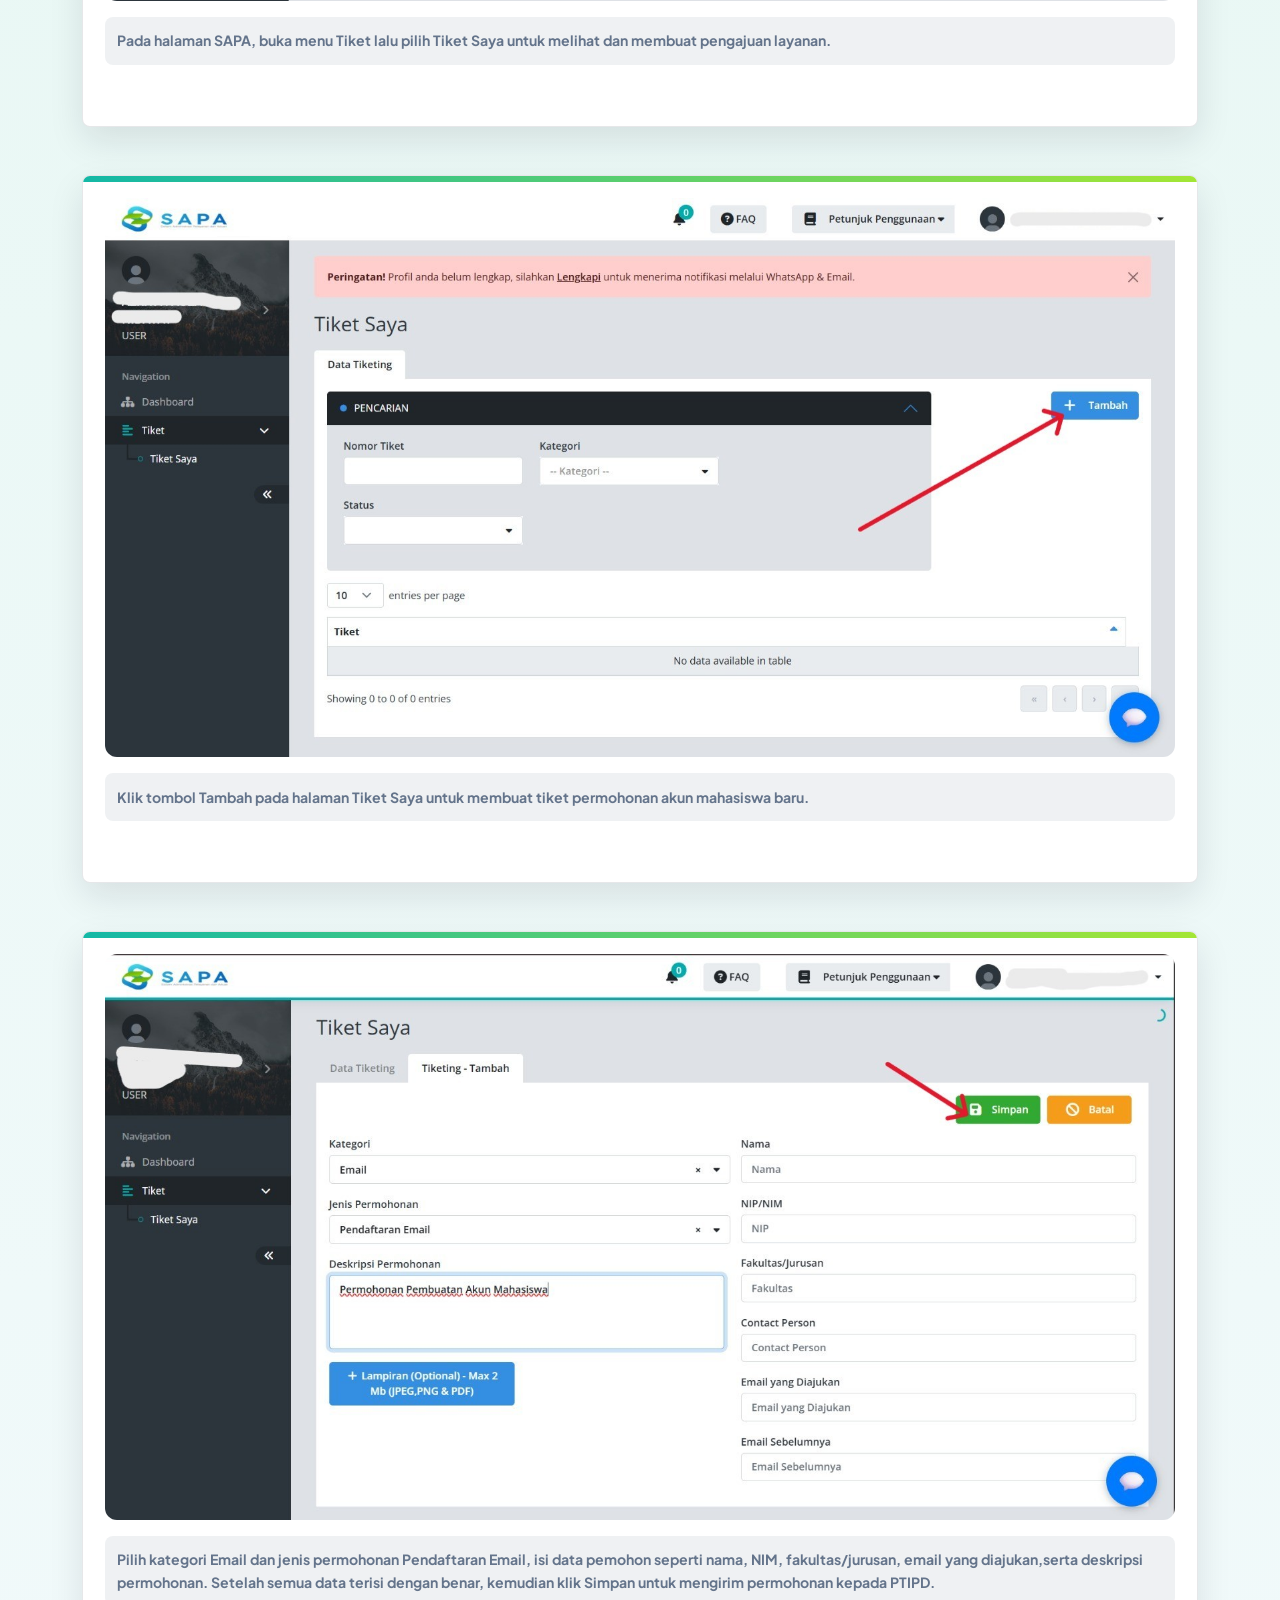
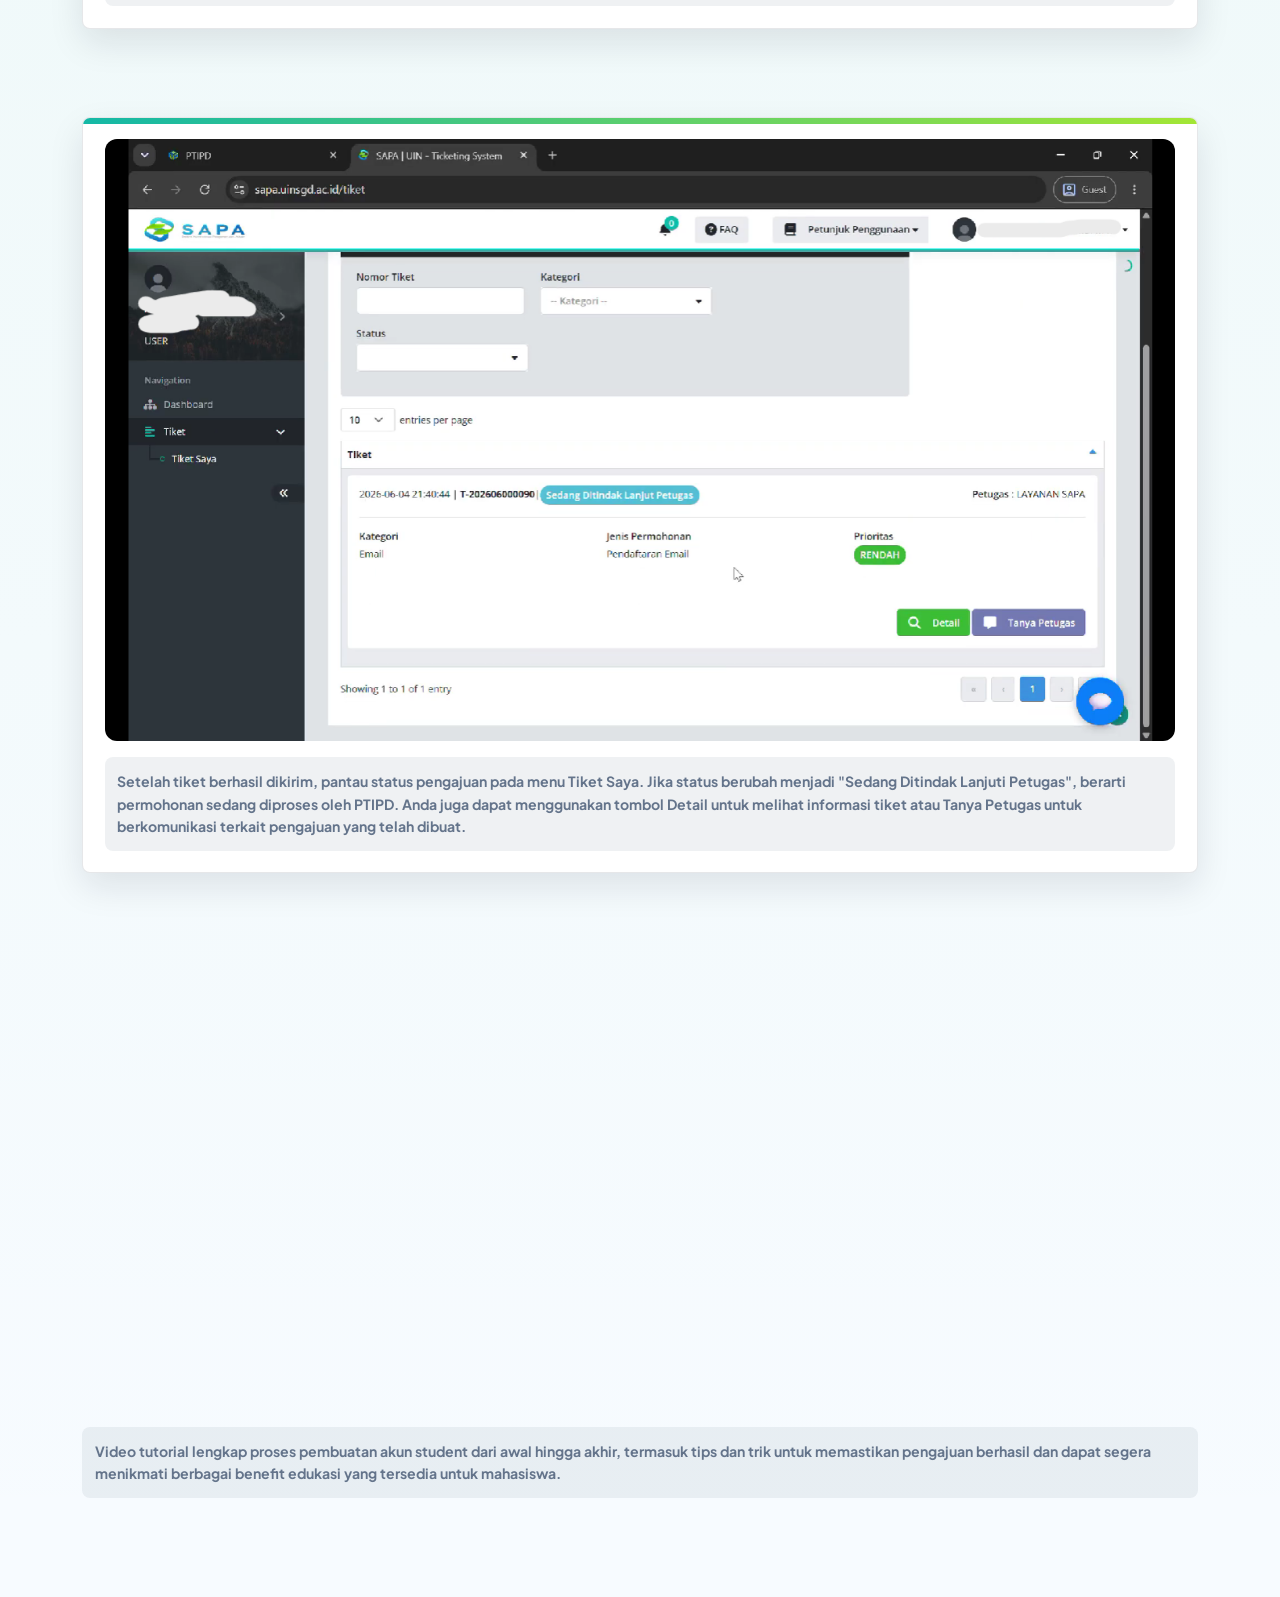
<file: detail.html>
<!doctype html>
<html lang="id" data-bs-theme="light">
  <head>
    <meta charset="utf-8" />
    <meta name="viewport" content="width=device-width, initial-scale=1" />
    <meta name="description" content="Panduan membuat akun student dari kampus dan memanfaatkan benefit edukasi seperti Canva, Gemini, cloud storage, tools coding, dan aplikasi produktivitas." />
    <title>UIN ONE FOR ALL</title>

    <link rel="preconnect" href="https://cdn.jsdelivr.net" />
    <link rel="preconnect" href="https://images.unsplash.com" />
    <link rel="preconnect" href="https://fonts.googleapis.com" />
    <link rel="preconnect" href="https://fonts.gstatic.com" crossorigin />
    <link href="https://fonts.googleapis.com/css2?family=Plus+Jakarta+Sans:wght@400;500;600;700;800&display=swap" rel="stylesheet" />
    <link href="https://cdn.jsdelivr.net/npm/bootstrap@5.3.8/dist/css/bootstrap.min.css" rel="stylesheet" integrity="sha384-sRIl4kxILFvY47J16cr9ZwB07vP4J8+LH7qKQnuqkuIAvNWLzeN8tE5YBujZqJLB" crossorigin="anonymous" />
    <link rel="stylesheet" href="https://cdn.jsdelivr.net/npm/bootstrap-icons@1.13.1/font/bootstrap-icons.min.css" />
    <link rel="stylesheet" href="style.css" />
  </head>
  <body data-bs-spy="scroll" data-bs-target="#mainNavbar" data-bs-offset="90" tabindex="0">
    <nav id="mainNavbar" class="navbar navbar-expand-lg fixed-top">
      <div class="container">
        <a class="navbar-brand d-flex align-items-center gap-2" href="#beranda" aria-label="Campus Student Access">
          <span class="brand-mark"><i class="bi bi-mortarboard-fill"></i></span>
          <span>UIN ONE FOR ALL</span>
        </a>

        <div class="d-flex align-items-center gap-2 order-lg-2">
          <button class="btn btn-icon theme-toggle" id="themeToggle" type="button" aria-label="Aktifkan dark mode" data-bs-toggle="tooltip" data-bs-title="Dark mode">
            <i class="bi bi-moon-stars-fill"></i>
          </button>
          <button class="navbar-toggler" type="button" data-bs-toggle="collapse" data-bs-target="#navbarMenu" aria-controls="navbarMenu" aria-expanded="false" aria-label="Buka menu navigasi">
            <span class="navbar-toggler-icon"></span>
          </button>
        </div>
      </div>
    </nav>
    <section id="benefit" class="section-pad benefit-section">
      <div class="container justify-content-md-center">
        <div class="text-center mb-5">
          <span class="section-kicker">Detail Tutorial</span>
          <h2 class="section-title mt-2 mx-auto">Panduan lengkap membuat akun student</h2>
          <p class="section-copy mx-auto text-center">Panduan langkah demi langkah untuk membuat akun mahasiswa dan melakukan verifikasi status student agar dapat mengakses berbagai layanan, diskon, dan benefit eksklusif.</p>
          
        </div>

        <div class="row g-4 mb-5">
          <div class="col">
            <div class="benefit-card benefit-canva">
              <div class="tutorial-step">
                <div class="benefit-top">
                  <img src="ss/1.png" alt="" />
                </div>
                <div class="small-note">Buka Google, cari PTIPD UIN Sunan Gunung Djati Bandung, lalu masuk ke website resmi PTIPD.</div>
              </div>
            </div>
          </div>
        </div>
        <div class="row g-4 mb-5">
          <div class="col">
            <div class="benefit-card benefit-canva">
              <div class="tutorial-step">
                <div class="benefit-top">
                  <img src="ss/2.png" alt="" />
                </div>
                <div class="small-note">Pada halaman utama PTIPD, pilih menu Layanan kemudian klik Layanan SAPA untuk mengakses sistem pengajuan layanan kampus.</div>
              </div>
            </div>
          </div>
        </div>
        <div class="row g-4 mb-5">
          <div class="col">
            <div class="benefit-card benefit-canva">
              <div class="tutorial-step">
                <div class="benefit-top">
                  <img src="ss/3.jpg" alt="" />
                </div>
                <div class="small-note">Pada halaman login SAPA, klik tombol SSO agar dapat masuk menggunakan akun mahasiswa UIN Sunan Gunung Djati Bandung.</div>
              </div>
            </div>
          </div>
        </div>
        <div class="row g-4 mb-5">
          <div class="col">
            <div class="benefit-card benefit-canva">
              <div class="tutorial-step">
                <div class="benefit-top">
                  <img src="ss/4.jpeg" alt="" />
                </div>
                <div class="small-note">Masukkan username dan password akun SSO kampus, kemudian klik Sign In untuk masuk ke Super Apps.</div>
              </div>
            </div>
          </div>
        </div>
        <div class="row g-4 mb-5">
          <div class="col">
            <div class="benefit-card benefit-canva">
              <div class="tutorial-step">
                <div class="benefit-top">
                  <img src="ss/5.jpg" alt="" />
                </div>
                <div class="small-note">Setelah berhasil login, pilih aplikasi SAPA (Sistem Administrasi Pelayanan dan Aduan) dari daftar aplikasi yang tersedia.</div>
              </div>
            </div>
          </div>
        </div>
        <div class="row g-4 mb-5">
          <div class="col">
            <div class="benefit-card benefit-canva">
              <div class="tutorial-step">
                <div class="benefit-top">
                  <img src="ss/6.jpeg" alt="" />
                </div>
                <div class="small-note">Pada halaman SAPA, buka menu Tiket lalu pilih Tiket Saya untuk melihat dan membuat pengajuan layanan.</div>
              </div>
            </div>
          </div>
        </div>
        <div class="row g-4 mb-5">
          <div class="col">
            <div class="benefit-card benefit-canva">
              <div class="tutorial-step">
                <div class="benefit-top">
                  <img src="ss/7.jpeg" alt="" />
                </div>
                <div class="small-note">Klik tombol Tambah pada halaman Tiket Saya untuk membuat tiket permohonan akun mahasiswa baru.</div>
              </div>
            </div>
          </div>
        </div>
        <div class="row g-4 mb-5">
          <div class="col">
            <div class="tutorial-step">
              <div class="benefit-card benefit-canva">
                <div class="benefit-top">
                  <img src="ss/8.jpeg" alt="" />
                </div>
                <div class="small-note">
                  Pilih kategori Email dan jenis permohonan Pendaftaran Email, isi data pemohon seperti nama, NIM, fakultas/jurusan, email yang diajukan,serta deskripsi permohonan. Setelah semua data terisi dengan benar, kemudian klik
                  Simpan untuk mengirim permohonan kepada PTIPD.
                </div>
              </div>
            </div>
          </div>
        </div>
        <div class="row g-4 mb-5">
          <div class="col">
            <div class="tutorial-step">
              <div class="benefit-card benefit-canva">
                <div class="benefit-top">
                  <img src="ss/9.png" alt="" />
                </div>
                <div class="small-note">
                  Setelah tiket berhasil dikirim, pantau status pengajuan pada menu Tiket Saya. Jika status berubah menjadi "Sedang Ditindak Lanjuti Petugas", berarti permohonan sedang diproses oleh PTIPD. Anda juga dapat menggunakan tombol
                  Detail untuk melihat informasi tiket atau Tanya Petugas untuk berkomunikasi terkait pengajuan yang telah dibuat.
                </div>
              </div>
            </div>
          </div>
        </div>
      </div>
      
      <div class="container">
        <div class="video-tutorial mt-4">
            <div class="ratio ratio-16x9 mx-auto" style="max-width: 800px;">
              <iframe src="https://www.youtube.com/embed/o4d3QQU11hQ?si=0nboQWM0Wo1r4YjA" title="Video Tutorial Akun Student" allow="accelerometer; autoplay; clipboard-write; encrypted-media; gyroscope; picture-in-picture" allowfullscreen></iframe>
            </div>
            <div class="small-note">
              Video tutorial lengkap proses pembuatan akun student dari awal hingga akhir, termasuk tips dan trik untuk memastikan pengajuan berhasil dan dapat segera menikmati berbagai benefit edukasi yang tersedia untuk mahasiswa.
                </div>
        </div>
      </div>
      
      <!-- <div class="col">
            <article class="benefit-card benefit-canva">
              <div class="benefit-top">
                <img src="ss/tes.png" alt="" />
              </div>
              <div class="small-note">Catatan: Google one ini hanya bisa di akses 1 tahun .</div>
            </article>
          </div> -->

          
    </section>
    <script src="https://cdn.jsdelivr.net/npm/bootstrap@5.3.8/dist/js/bootstrap.bundle.min.js" integrity="sha384-FKyoEForCGlyvwx9Hj09JcYn3nv7wiPVlz7YYwJrWVcXK/BmnVDxM+D2scQbITxI" crossorigin="anonymous"></script>
    <script src="app.js"></script>
  </body>
</html>
</file>
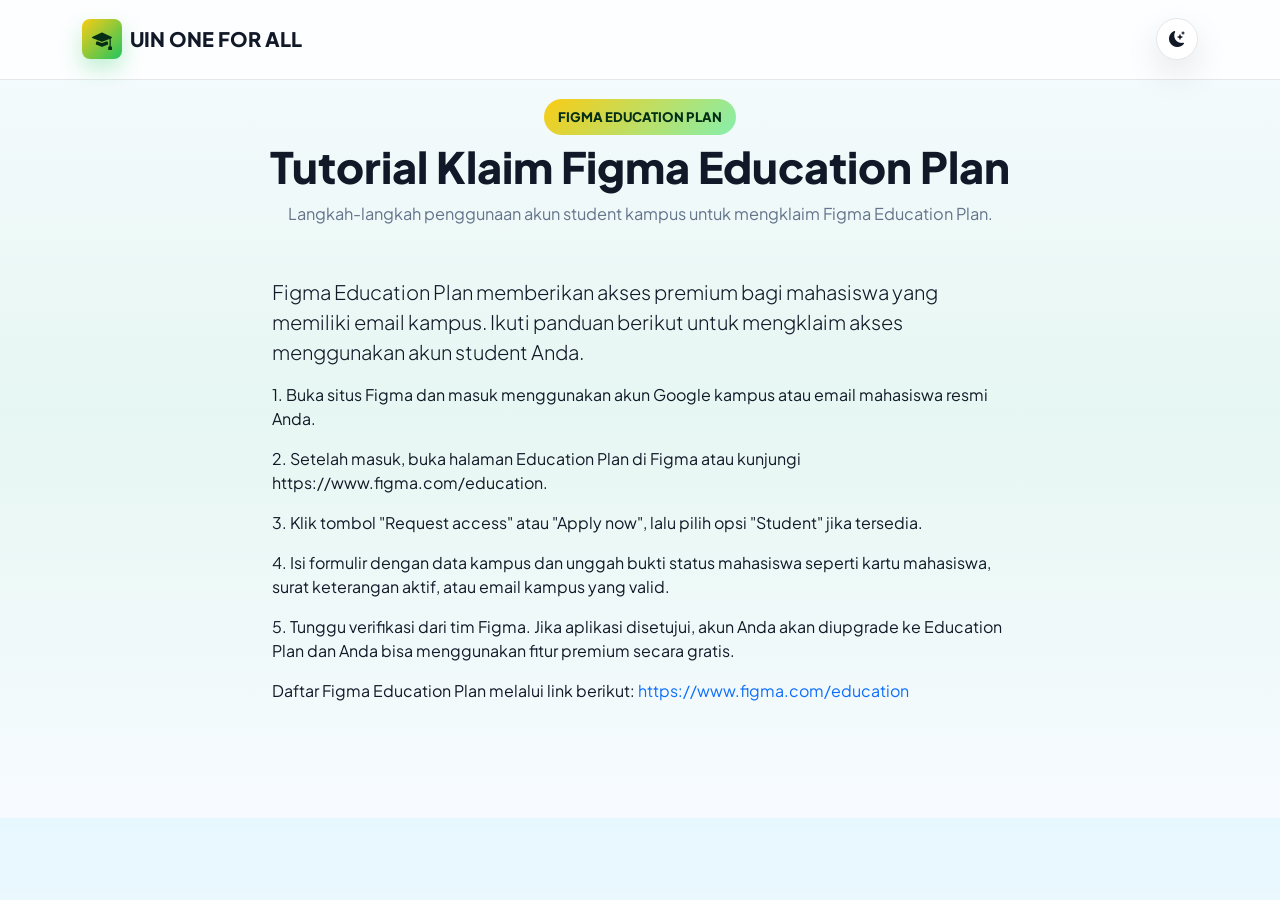
<file: figma.html>
<!doctype html>
<html lang="id" data-bs-theme="light">
  <head>
    <meta charset="utf-8" />
    <meta name="viewport" content="width=device-width, initial-scale=1" />
    <meta name="description" content="Panduan membuat akun student dari kampus dan memanfaatkan benefit edukasi seperti Canva, Gemini, cloud storage, tools coding, dan aplikasi produktivitas." />
    <title>UIN ONE FOR ALL</title>

    <link rel="preconnect" href="https://cdn.jsdelivr.net" />
    <link rel="preconnect" href="https://images.unsplash.com" />
    <link rel="preconnect" href="https://fonts.googleapis.com" />
    <link rel="preconnect" href="https://fonts.gstatic.com" crossorigin />
    <link href="https://fonts.googleapis.com/css2?family=Plus+Jakarta+Sans:wght@400;500;600;700;800&display=swap" rel="stylesheet" />
    <link href="https://cdn.jsdelivr.net/npm/bootstrap@5.3.8/dist/css/bootstrap.min.css" rel="stylesheet" integrity="sha384-sRIl4kxILFvY47J16cr9ZwB07vP4J8+LH7qKQnuqkuIAvNWLzeN8tE5YBujZqJLB" crossorigin="anonymous" />
    <link rel="stylesheet" href="https://cdn.jsdelivr.net/npm/bootstrap-icons@1.13.1/font/bootstrap-icons.min.css" />
    <link rel="stylesheet" href="style.css" />
  </head>
  <body data-bs-spy="scroll" data-bs-target="#mainNavbar" data-bs-offset="90" tabindex="0">
    <nav id="mainNavbar" class="navbar navbar-expand-lg fixed-top">
      <div class="container">
        <a class="navbar-brand d-flex align-items-center gap-2" href="#beranda" aria-label="Campus Student Access">
          <span class="brand-mark"><i class="bi bi-mortarboard-fill"></i></span>
          <span>UIN ONE FOR ALL</span>
        </a>

        <div class="d-flex align-items-center gap-2 order-lg-2">
          <button class="btn btn-icon theme-toggle" id="themeToggle" type="button" aria-label="Aktifkan dark mode" data-bs-toggle="tooltip" data-bs-title="Dark mode">
            <i class="bi bi-moon-stars-fill"></i>
          </button>
          <button class="navbar-toggler" type="button" data-bs-toggle="collapse" data-bs-target="#navbarMenu" aria-controls="navbarMenu" aria-expanded="false" aria-label="Buka menu navigasi">
            <span class="navbar-toggler-icon"></span>
          </button>
        </div>
      </div>
    </nav>
        <section id="figma" class="section-pad benefit-section">
      <div class="container justify-content-md-center">
        <div class="text-center mb-5">
          <span class="section-kicker">Figma Education Plan</span>
          <h2 class="section-title mt-2 mx-auto">Tutorial Klaim Figma Education Plan</h2>
          <p class="section-copy mx-auto text-center">Langkah-langkah penggunaan akun student kampus untuk mengklaim Figma Education Plan.</p>
        </div>

        <div class="row justify-content-center">
          <div class="col-lg-8">
            <div class="content-block">
              <p class="lead">Figma Education Plan memberikan akses premium bagi mahasiswa yang memiliki email kampus. Ikuti panduan berikut untuk mengklaim akses menggunakan akun student Anda.</p>
              <p>1. Buka situs Figma dan masuk menggunakan akun Google kampus atau email mahasiswa resmi Anda.</p>
              <p>2. Setelah masuk, buka halaman Education Plan di Figma atau kunjungi https://www.figma.com/education.</p>
              <p>3. Klik tombol "Request access" atau "Apply now", lalu pilih opsi "Student" jika tersedia.</p>
              <p>4. Isi formulir dengan data kampus dan unggah bukti status mahasiswa seperti kartu mahasiswa, surat keterangan aktif, atau email kampus yang valid.</p>
              <p>5. Tunggu verifikasi dari tim Figma. Jika aplikasi disetujui, akun Anda akan diupgrade ke Education Plan dan Anda bisa menggunakan fitur premium secara gratis.</p>
              <p>Daftar Figma Education Plan melalui link berikut: <a href="https://www.figma.com/education" target="_blank" rel="noopener">https://www.figma.com/education</a></p>
            </div>
          </div>
        </div>
      </div>
    </section>
    <script src="https://cdn.jsdelivr.net/npm/bootstrap@5.3.8/dist/js/bootstrap.bundle.min.js" integrity="sha384-FKyoEForCGlyvwx9Hj09JcYn3nv7wiPVlz7YYwJrWVcXK/BmnVDxM+D2scQbITxI" crossorigin="anonymous"></script>
    <script src="app.js"></script>
  </body>
</html>
</file>
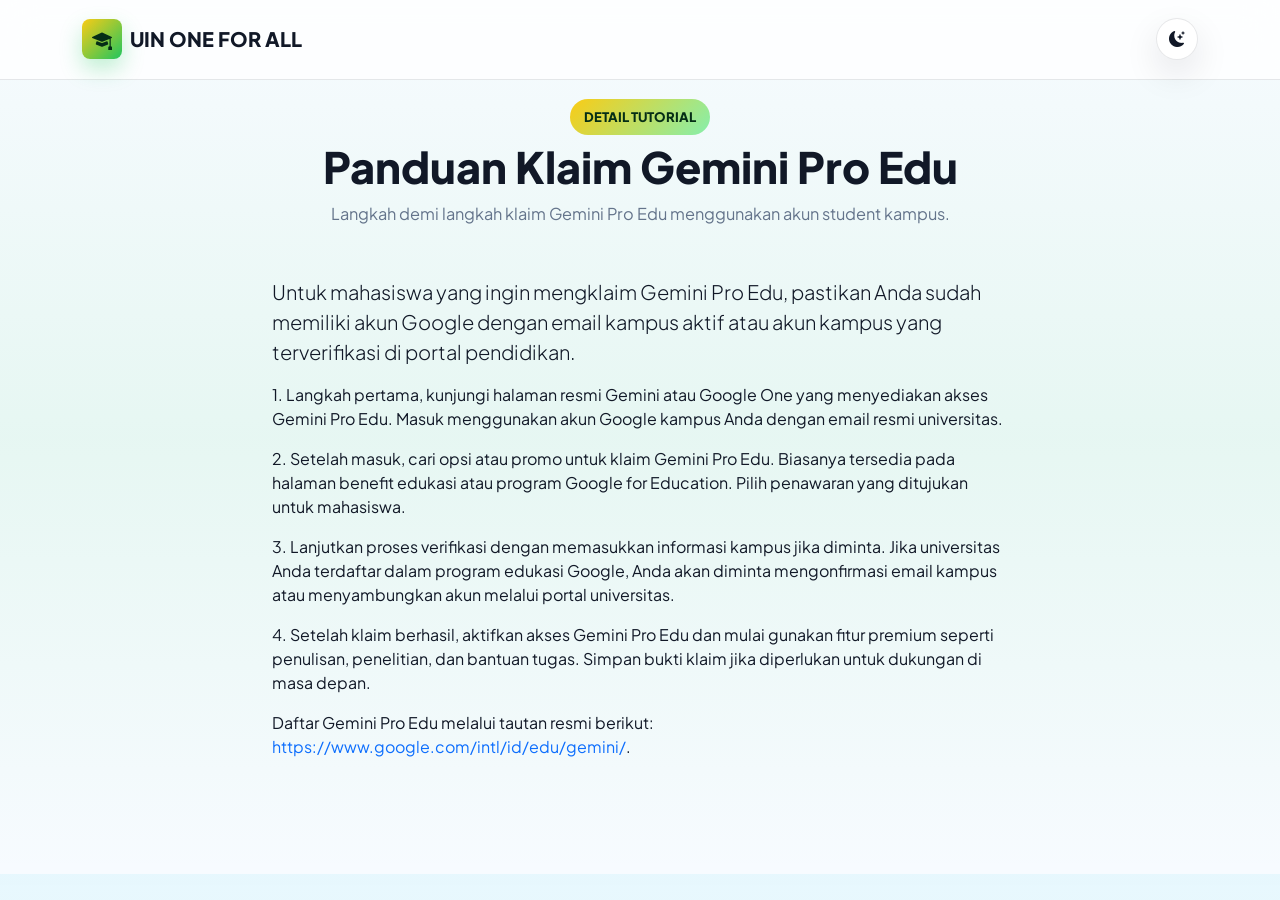
<file: gemini.html>
<!doctype html>
<html lang="id" data-bs-theme="light">
  <head>
    <meta charset="utf-8" />
    <meta name="viewport" content="width=device-width, initial-scale=1" />
    <meta name="description" content="Panduan klaim Gemini Pro Edu menggunakan akun student kampus untuk mendapatkan akses premium Google Gemini dengan benefit edukasi." />
    <title>UIN ONE FOR ALL</title>

    <link rel="preconnect" href="https://cdn.jsdelivr.net" />
    <link rel="preconnect" href="https://images.unsplash.com" />
    <link rel="preconnect" href="https://fonts.googleapis.com" />
    <link rel="preconnect" href="https://fonts.gstatic.com" crossorigin />
    <link href="https://fonts.googleapis.com/css2?family=Plus+Jakarta+Sans:wght@400;500;600;700;800&display=swap" rel="stylesheet" />
    <link href="https://cdn.jsdelivr.net/npm/bootstrap@5.3.8/dist/css/bootstrap.min.css" rel="stylesheet" integrity="sha384-sRIl4kxILFvY47J16cr9ZwB07vP4J8+LH7qKQnuqkuIAvNWLzeN8tE5YBujZqJLB" crossorigin="anonymous" />
    <link rel="stylesheet" href="https://cdn.jsdelivr.net/npm/bootstrap-icons@1.13.1/font/bootstrap-icons.min.css" />
    <link rel="stylesheet" href="style.css" />
  </head>
  <body data-bs-spy="scroll" data-bs-target="#mainNavbar" data-bs-offset="90" tabindex="0">
    <nav id="mainNavbar" class="navbar navbar-expand-lg fixed-top">
      <div class="container">
        <a class="navbar-brand d-flex align-items-center gap-2" href="#beranda" aria-label="Campus Student Access">
          <span class="brand-mark"><i class="bi bi-mortarboard-fill"></i></span>
          <span>UIN ONE FOR ALL</span>
        </a>

        <div class="d-flex align-items-center gap-2 order-lg-2">
          <button class="btn btn-icon theme-toggle" id="themeToggle" type="button" aria-label="Aktifkan dark mode" data-bs-toggle="tooltip" data-bs-title="Dark mode">
            <i class="bi bi-moon-stars-fill"></i>
          </button>
          <button class="navbar-toggler" type="button" data-bs-toggle="collapse" data-bs-target="#navbarMenu" aria-controls="navbarMenu" aria-expanded="false" aria-label="Buka menu navigasi">
            <span class="navbar-toggler-icon"></span>
          </button>
        </div>
      </div>
    </nav>
    <section id="benefit" class="section-pad benefit-section">
      <div class="container justify-content-md-center">
        <div class="text-center mb-5">
          <span class="section-kicker">Detail Tutorial</span>
          <h2 class="section-title mt-2 mx-auto">Panduan Klaim Gemini Pro Edu</h2>
          <p class="section-copy mx-auto text-center">Langkah demi langkah klaim Gemini Pro Edu menggunakan akun student kampus.</p>
        </div>

        <div class="row justify-content-center">
          <div class="col-lg-8">
            <div class="content-block">
              <p class="lead">Untuk mahasiswa yang ingin mengklaim Gemini Pro Edu, pastikan Anda sudah memiliki akun Google dengan email kampus aktif atau akun kampus yang terverifikasi di portal pendidikan.</p>
              <p>1. Langkah pertama, kunjungi halaman resmi Gemini atau Google One yang menyediakan akses Gemini Pro Edu. Masuk menggunakan akun Google kampus Anda dengan email resmi universitas.</p>
              <p>2. Setelah masuk, cari opsi atau promo untuk klaim Gemini Pro Edu. Biasanya tersedia pada halaman benefit edukasi atau program Google for Education. Pilih penawaran yang ditujukan untuk mahasiswa.</p>
              <p>3. Lanjutkan proses verifikasi dengan memasukkan informasi kampus jika diminta. Jika universitas Anda terdaftar dalam program edukasi Google, Anda akan diminta mengonfirmasi email kampus atau menyambungkan akun melalui portal universitas.</p>
              <p>4. Setelah klaim berhasil, aktifkan akses Gemini Pro Edu dan mulai gunakan fitur premium seperti penulisan, penelitian, dan bantuan tugas. Simpan bukti klaim jika diperlukan untuk dukungan di masa depan.</p>
              <p>Daftar Gemini Pro Edu melalui tautan resmi berikut: <a href="https://www.google.com/intl/id/edu/gemini/" target="_blank" rel="noreferrer noopener">https://www.google.com/intl/id/edu/gemini/</a>.</p>
            </div>
          </div>
        </div>
    </section>
    <script src="https://cdn.jsdelivr.net/npm/bootstrap@5.3.8/dist/js/bootstrap.bundle.min.js" integrity="sha384-FKyoEForCGlyvwx9Hj09JcYn3nv7wiPVlz7YYwJrWVcXK/BmnVDxM+D2scQbITxI" crossorigin="anonymous"></script>
    <script src="app.js"></script>
  </body>
</html>
</file>
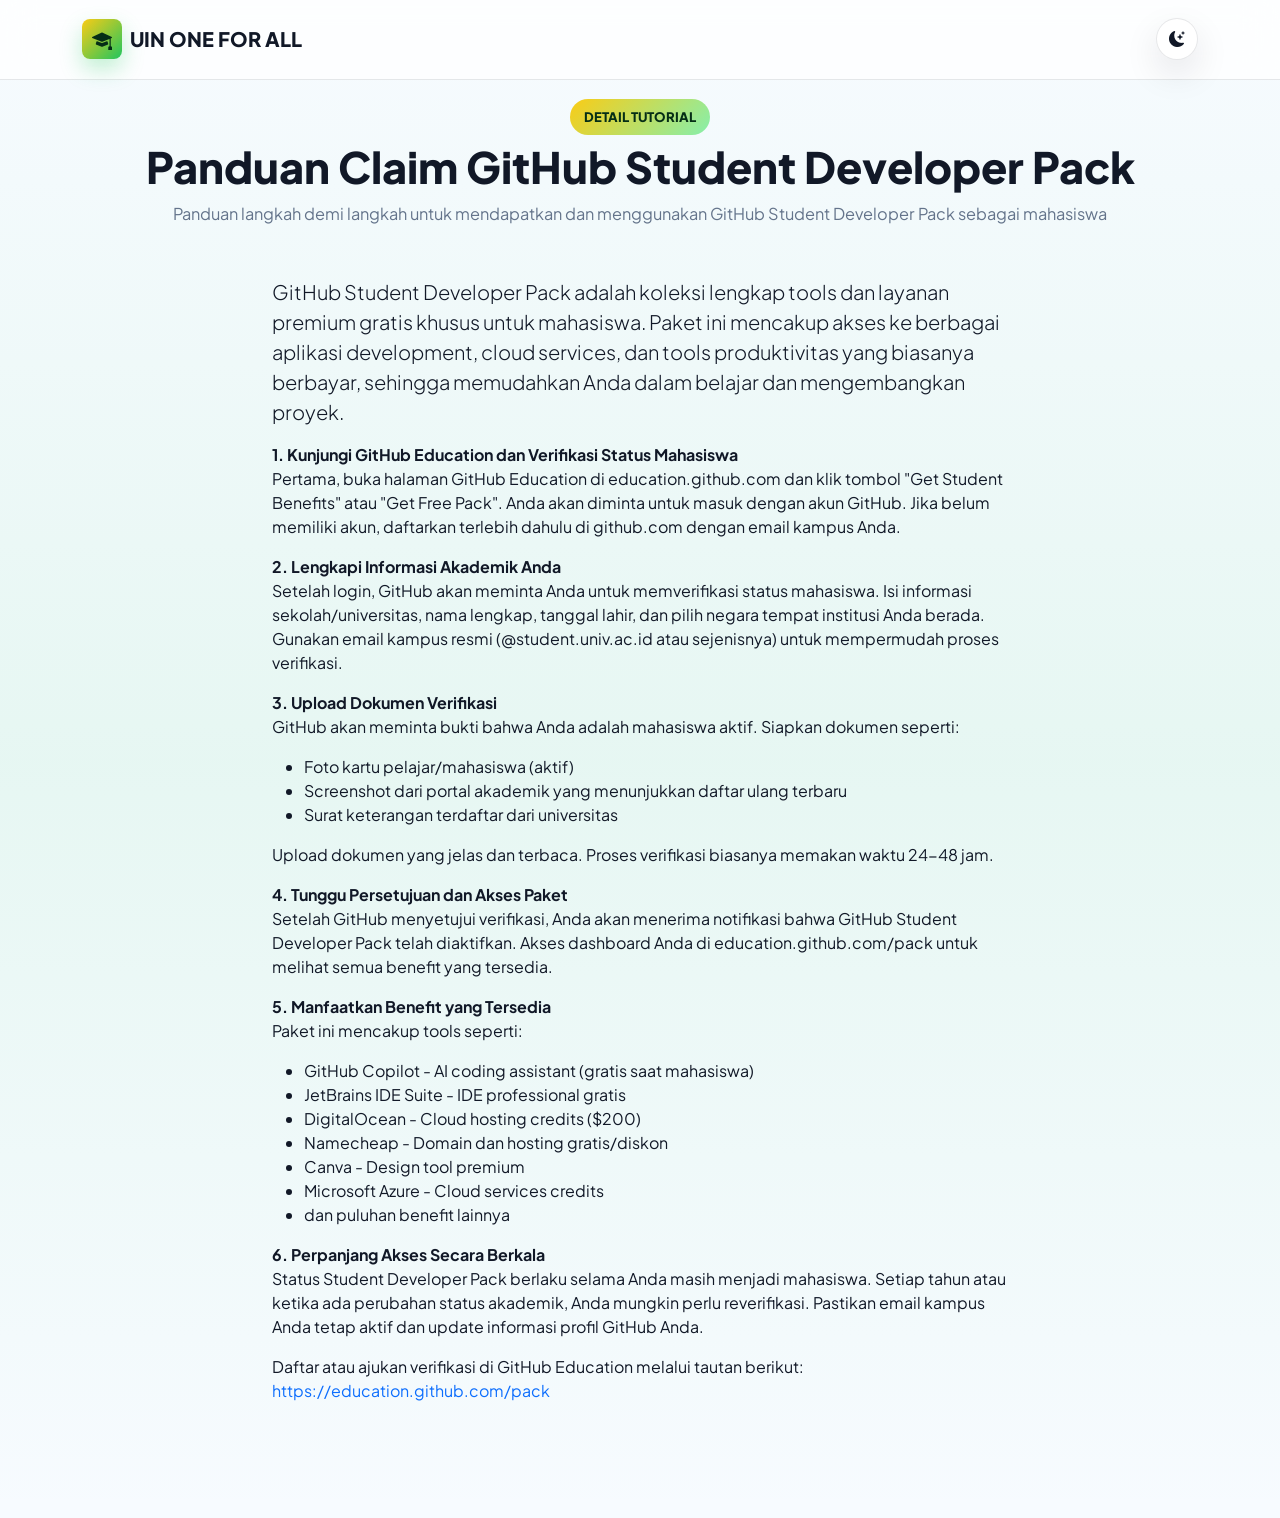
<file: github.html>
<!doctype html>
<html lang="id" data-bs-theme="light">
  <head>
    <meta charset="utf-8" />
    <meta name="viewport" content="width=device-width, initial-scale=1" />
    <meta name="description" content="Panduan membuat akun student dari kampus dan memanfaatkan benefit edukasi seperti Canva, Gemini, cloud storage, tools coding, dan aplikasi produktivitas." />
    <title>UIN ONE FOR ALL</title>

    <link rel="preconnect" href="https://cdn.jsdelivr.net" />
    <link rel="preconnect" href="https://images.unsplash.com" />
    <link rel="preconnect" href="https://fonts.googleapis.com" />
    <link rel="preconnect" href="https://fonts.gstatic.com" crossorigin />
    <link href="https://fonts.googleapis.com/css2?family=Plus+Jakarta+Sans:wght@400;500;600;700;800&display=swap" rel="stylesheet" />
    <link href="https://cdn.jsdelivr.net/npm/bootstrap@5.3.8/dist/css/bootstrap.min.css" rel="stylesheet" integrity="sha384-sRIl4kxILFvY47J16cr9ZwB07vP4J8+LH7qKQnuqkuIAvNWLzeN8tE5YBujZqJLB" crossorigin="anonymous" />
    <link rel="stylesheet" href="https://cdn.jsdelivr.net/npm/bootstrap-icons@1.13.1/font/bootstrap-icons.min.css" />
    <link rel="stylesheet" href="style.css" />
  </head>
  <body data-bs-spy="scroll" data-bs-target="#mainNavbar" data-bs-offset="90" tabindex="0">
    <nav id="mainNavbar" class="navbar navbar-expand-lg fixed-top">
      <div class="container">
        <a class="navbar-brand d-flex align-items-center gap-2" href="#beranda" aria-label="Campus Student Access">
          <span class="brand-mark"><i class="bi bi-mortarboard-fill"></i></span>
          <span>UIN ONE FOR ALL</span>
        </a>

        <div class="d-flex align-items-center gap-2 order-lg-2">
          <button class="btn btn-icon theme-toggle" id="themeToggle" type="button" aria-label="Aktifkan dark mode" data-bs-toggle="tooltip" data-bs-title="Dark mode">
            <i class="bi bi-moon-stars-fill"></i>
          </button>
          <button class="navbar-toggler" type="button" data-bs-toggle="collapse" data-bs-target="#navbarMenu" aria-controls="navbarMenu" aria-expanded="false" aria-label="Buka menu navigasi">
            <span class="navbar-toggler-icon"></span>
          </button>
        </div>
      </div>
    </nav>
    <section id="benefit" class="section-pad benefit-section">
      <div class="container justify-content-md-center">
        <div class="text-center mb-5">
          <span class="section-kicker">Detail Tutorial</span>
          <h2 class="section-title mt-2 mx-auto">Panduan Claim GitHub Student Developer Pack</h2>
          <p class="section-copy mx-auto text-center">Panduan langkah demi langkah untuk mendapatkan dan menggunakan GitHub Student Developer Pack sebagai mahasiswa</p>
        </div>

        <div class="row justify-content-center">
          <div class="col-lg-8">
            <div class="content-block">
              <p class="lead">GitHub Student Developer Pack adalah koleksi lengkap tools dan layanan premium gratis khusus untuk mahasiswa. Paket ini mencakup akses ke berbagai aplikasi development, cloud services, dan tools produktivitas yang biasanya berbayar, sehingga memudahkan Anda dalam belajar dan mengembangkan proyek.</p>
              <p><strong>1. Kunjungi GitHub Education dan Verifikasi Status Mahasiswa</strong><br>Pertama, buka halaman GitHub Education di education.github.com dan klik tombol "Get Student Benefits" atau "Get Free Pack". Anda akan diminta untuk masuk dengan akun GitHub. Jika belum memiliki akun, daftarkan terlebih dahulu di github.com dengan email kampus Anda.</p>
              <p><strong>2. Lengkapi Informasi Akademik Anda</strong><br>Setelah login, GitHub akan meminta Anda untuk memverifikasi status mahasiswa. Isi informasi sekolah/universitas, nama lengkap, tanggal lahir, dan pilih negara tempat institusi Anda berada. Gunakan email kampus resmi (@student.univ.ac.id atau sejenisnya) untuk mempermudah proses verifikasi.</p>
              <p><strong>3. Upload Dokumen Verifikasi</strong><br>GitHub akan meminta bukti bahwa Anda adalah mahasiswa aktif. Siapkan dokumen seperti:
              <ul style="margin-top: 10px;">
                <li>Foto kartu pelajar/mahasiswa (aktif)</li>
                <li>Screenshot dari portal akademik yang menunjukkan daftar ulang terbaru</li>
                <li>Surat keterangan terdaftar dari universitas</li>
              </ul>
              Upload dokumen yang jelas dan terbaca. Proses verifikasi biasanya memakan waktu 24-48 jam.</p>
              <p><strong>4. Tunggu Persetujuan dan Akses Paket</strong><br>Setelah GitHub menyetujui verifikasi, Anda akan menerima notifikasi bahwa GitHub Student Developer Pack telah diaktifkan. Akses dashboard Anda di education.github.com/pack untuk melihat semua benefit yang tersedia.</p>
              <p><strong>5. Manfaatkan Benefit yang Tersedia</strong><br>Paket ini mencakup tools seperti:
              <ul style="margin-top: 10px;">
                <li>GitHub Copilot - AI coding assistant (gratis saat mahasiswa)</li>
                <li>JetBrains IDE Suite - IDE professional gratis</li>
                <li>DigitalOcean - Cloud hosting credits ($200)</li>
                <li>Namecheap - Domain dan hosting gratis/diskon</li>
                <li>Canva - Design tool premium</li>
                <li>Microsoft Azure - Cloud services credits</li>
                <li>dan puluhan benefit lainnya</li>
              </ul>
              </p>
              <p><strong>6. Perpanjang Akses Secara Berkala</strong><br>Status Student Developer Pack berlaku selama Anda masih menjadi mahasiswa. Setiap tahun atau ketika ada perubahan status akademik, Anda mungkin perlu reverifikasi. Pastikan email kampus Anda tetap aktif dan update informasi profil GitHub Anda.</p>
              <p>Daftar atau ajukan verifikasi di GitHub Education melalui tautan berikut: <a href="https://education.github.com/pack" target="_blank" rel="noopener">https://education.github.com/pack</a></p>
            </div>
          </div>
        </div>
    </section>
    <script src="https://cdn.jsdelivr.net/npm/bootstrap@5.3.8/dist/js/bootstrap.bundle.min.js" integrity="sha384-FKyoEForCGlyvwx9Hj09JcYn3nv7wiPVlz7YYwJrWVcXK/BmnVDxM+D2scQbITxI" crossorigin="anonymous"></script>
    <script src="app.js"></script>
  </body>
</html>
</file>
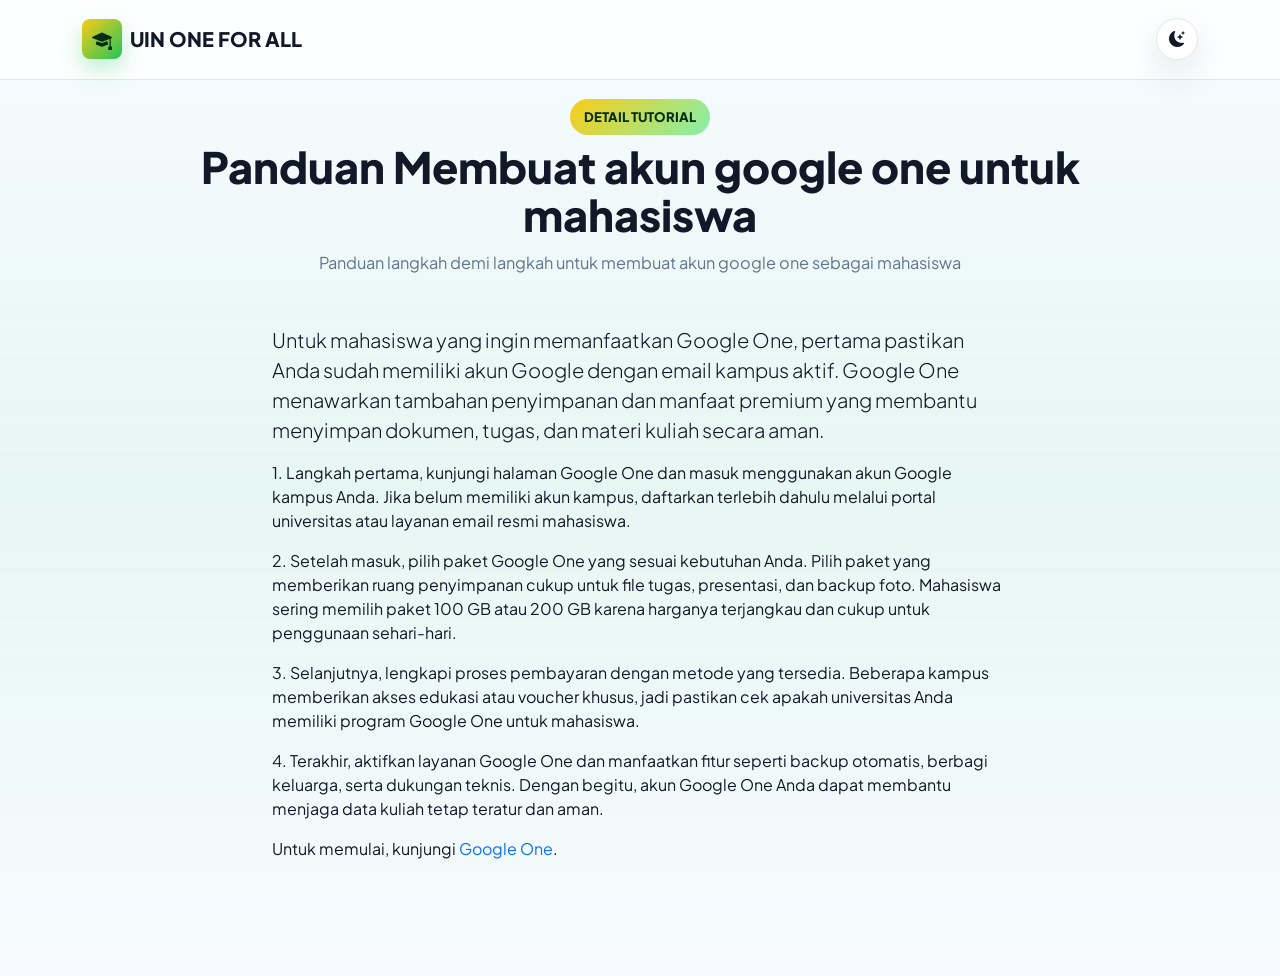
<file: google.html>
<!doctype html>
<html lang="id" data-bs-theme="light">
  <head>
    <meta charset="utf-8" />
    <meta name="viewport" content="width=device-width, initial-scale=1" />
    <meta name="description" content="Panduan membuat akun student dari kampus dan memanfaatkan benefit edukasi seperti Canva, Gemini, cloud storage, tools coding, dan aplikasi produktivitas." />
    <title>UIN ONE FOR ALL</title>

    <link rel="preconnect" href="https://cdn.jsdelivr.net" />
    <link rel="preconnect" href="https://images.unsplash.com" />
    <link rel="preconnect" href="https://fonts.googleapis.com" />
    <link rel="preconnect" href="https://fonts.gstatic.com" crossorigin />
    <link href="https://fonts.googleapis.com/css2?family=Plus+Jakarta+Sans:wght@400;500;600;700;800&display=swap" rel="stylesheet" />
    <link href="https://cdn.jsdelivr.net/npm/bootstrap@5.3.8/dist/css/bootstrap.min.css" rel="stylesheet" integrity="sha384-sRIl4kxILFvY47J16cr9ZwB07vP4J8+LH7qKQnuqkuIAvNWLzeN8tE5YBujZqJLB" crossorigin="anonymous" />
    <link rel="stylesheet" href="https://cdn.jsdelivr.net/npm/bootstrap-icons@1.13.1/font/bootstrap-icons.min.css" />
    <link rel="stylesheet" href="style.css" />
  </head>
  <body data-bs-spy="scroll" data-bs-target="#mainNavbar" data-bs-offset="90" tabindex="0">
    <nav id="mainNavbar" class="navbar navbar-expand-lg fixed-top">
      <div class="container">
        <a class="navbar-brand d-flex align-items-center gap-2" href="#beranda" aria-label="Campus Student Access">
          <span class="brand-mark"><i class="bi bi-mortarboard-fill"></i></span>
          <span>UIN ONE FOR ALL</span>
        </a>

        <div class="d-flex align-items-center gap-2 order-lg-2">
          <button class="btn btn-icon theme-toggle" id="themeToggle" type="button" aria-label="Aktifkan dark mode" data-bs-toggle="tooltip" data-bs-title="Dark mode">
            <i class="bi bi-moon-stars-fill"></i>
          </button>
          <button class="navbar-toggler" type="button" data-bs-toggle="collapse" data-bs-target="#navbarMenu" aria-controls="navbarMenu" aria-expanded="false" aria-label="Buka menu navigasi">
            <span class="navbar-toggler-icon"></span>
          </button>
        </div>
      </div>
    </nav>
    <section id="benefit" class="section-pad benefit-section">
      <div class="container justify-content-md-center">
        <div class="text-center mb-5">
          <span class="section-kicker">Detail Tutorial</span>
          <h2 class="section-title mt-2 mx-auto">Panduan Membuat akun google one untuk mahasiswa</h2>
          <p class="section-copy mx-auto text-center">Panduan langkah demi langkah untuk membuat akun google one sebagai mahasiswa</p>
        </div>

        <div class="row justify-content-center">
          <div class="col-lg-8">
            <div class="content-block">
              <p class="lead">Untuk mahasiswa yang ingin memanfaatkan Google One, pertama pastikan Anda sudah memiliki akun Google dengan email kampus aktif. Google One menawarkan tambahan penyimpanan dan manfaat premium yang membantu menyimpan dokumen, tugas, dan materi kuliah secara aman.</p>
              <p>1. Langkah pertama, kunjungi halaman Google One dan masuk menggunakan akun Google kampus Anda. Jika belum memiliki akun kampus, daftarkan terlebih dahulu melalui portal universitas atau layanan email resmi mahasiswa.</p>
              <p>2. Setelah masuk, pilih paket Google One yang sesuai kebutuhan Anda. Pilih paket yang memberikan ruang penyimpanan cukup untuk file tugas, presentasi, dan backup foto. Mahasiswa sering memilih paket 100 GB atau 200 GB karena harganya terjangkau dan cukup untuk penggunaan sehari-hari.</p>
              <p>3. Selanjutnya, lengkapi proses pembayaran dengan metode yang tersedia. Beberapa kampus memberikan akses edukasi atau voucher khusus, jadi pastikan cek apakah universitas Anda memiliki program Google One untuk mahasiswa.</p>
              <p>4. Terakhir, aktifkan layanan Google One dan manfaatkan fitur seperti backup otomatis, berbagi keluarga, serta dukungan teknis. Dengan begitu, akun Google One Anda dapat membantu menjaga data kuliah tetap teratur dan aman.</p>
              <p>Untuk memulai, kunjungi <a href="https://one.google.com" target="_blank" rel="noopener noreferrer">Google One</a>.</p>
            </div>
          </div>
        </div>
    </section>
    <script src="https://cdn.jsdelivr.net/npm/bootstrap@5.3.8/dist/js/bootstrap.bundle.min.js" integrity="sha384-FKyoEForCGlyvwx9Hj09JcYn3nv7wiPVlz7YYwJrWVcXK/BmnVDxM+D2scQbITxI" crossorigin="anonymous"></script>
    <script src="app.js"></script>
  </body>
</html>
</file>
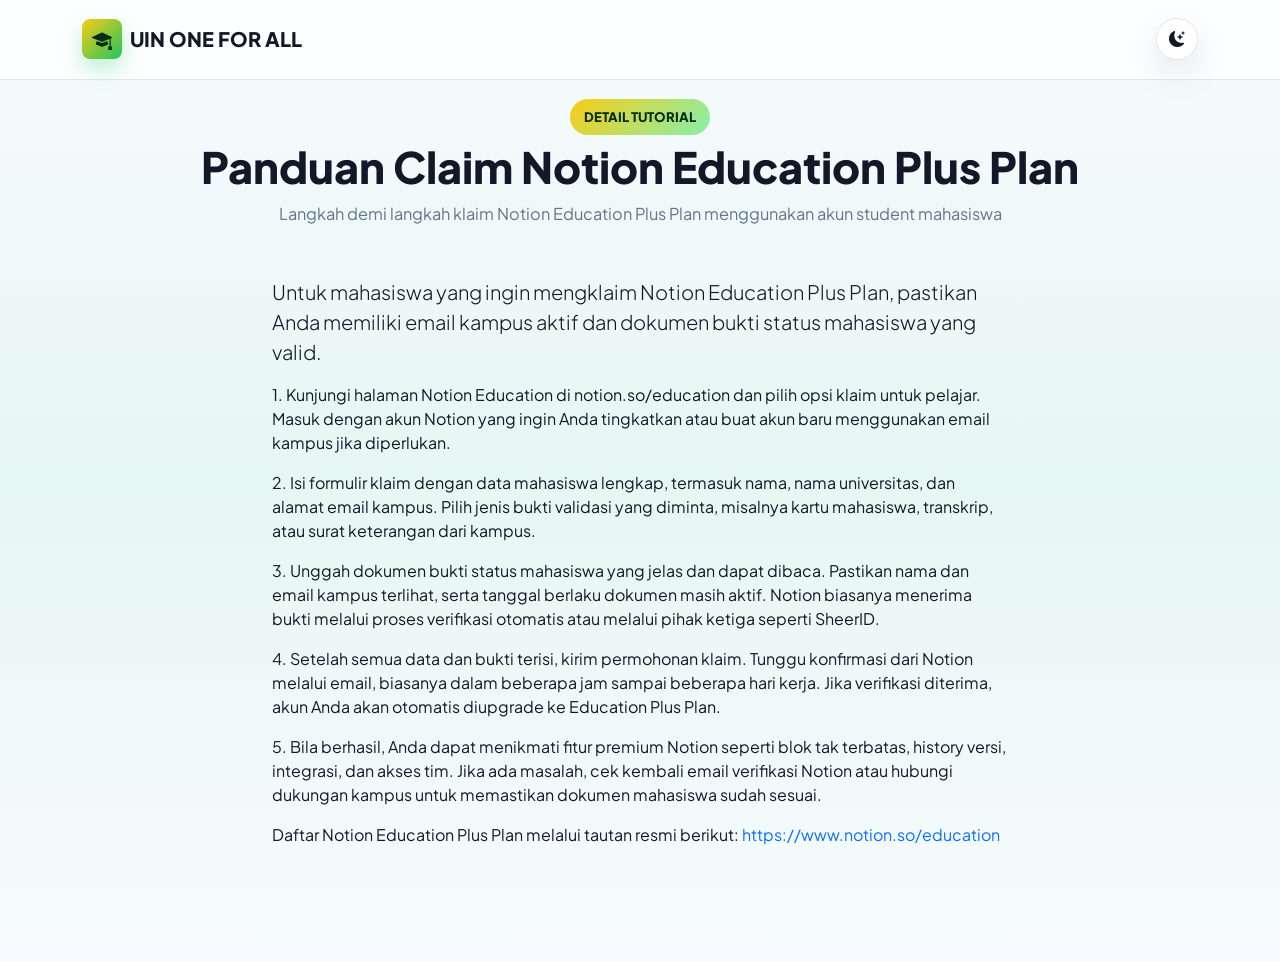
<file: notion.html>
<!doctype html>
<html lang="id" data-bs-theme="light">
  <head>
    <meta charset="utf-8" />
    <meta name="viewport" content="width=device-width, initial-scale=1" />
    <meta name="description" content="Panduan membuat akun student dari kampus dan memanfaatkan benefit edukasi seperti Canva, Gemini, cloud storage, tools coding, dan aplikasi produktivitas." />
    <title>UIN ONE FOR ALL</title>

    <link rel="preconnect" href="https://cdn.jsdelivr.net" />
    <link rel="preconnect" href="https://images.unsplash.com" />
    <link rel="preconnect" href="https://fonts.googleapis.com" />
    <link rel="preconnect" href="https://fonts.gstatic.com" crossorigin />
    <link href="https://fonts.googleapis.com/css2?family=Plus+Jakarta+Sans:wght@400;500;600;700;800&display=swap" rel="stylesheet" />
    <link href="https://cdn.jsdelivr.net/npm/bootstrap@5.3.8/dist/css/bootstrap.min.css" rel="stylesheet" integrity="sha384-sRIl4kxILFvY47J16cr9ZwB07vP4J8+LH7qKQnuqkuIAvNWLzeN8tE5YBujZqJLB" crossorigin="anonymous" />
    <link rel="stylesheet" href="https://cdn.jsdelivr.net/npm/bootstrap-icons@1.13.1/font/bootstrap-icons.min.css" />
    <link rel="stylesheet" href="style.css" />
  </head>
  <body data-bs-spy="scroll" data-bs-target="#mainNavbar" data-bs-offset="90" tabindex="0">
    <nav id="mainNavbar" class="navbar navbar-expand-lg fixed-top">
      <div class="container">
        <a class="navbar-brand d-flex align-items-center gap-2" href="#beranda" aria-label="Campus Student Access">
          <span class="brand-mark"><i class="bi bi-mortarboard-fill"></i></span>
          <span>UIN ONE FOR ALL</span>
        </a>

        <div class="d-flex align-items-center gap-2 order-lg-2">
          <button class="btn btn-icon theme-toggle" id="themeToggle" type="button" aria-label="Aktifkan dark mode" data-bs-toggle="tooltip" data-bs-title="Dark mode">
            <i class="bi bi-moon-stars-fill"></i>
          </button>
          <button class="navbar-toggler" type="button" data-bs-toggle="collapse" data-bs-target="#navbarMenu" aria-controls="navbarMenu" aria-expanded="false" aria-label="Buka menu navigasi">
            <span class="navbar-toggler-icon"></span>
          </button>
        </div>
      </div>
    </nav>
    <section id="benefit" class="section-pad benefit-section">
      <div class="container justify-content-md-center">
        <div class="text-center mb-5">
          <span class="section-kicker">Detail Tutorial</span>
          <h2 class="section-title mt-2 mx-auto">Panduan Claim Notion Education Plus Plan</h2>
          <p class="section-copy mx-auto text-center">Langkah demi langkah klaim Notion Education Plus Plan menggunakan akun student mahasiswa</p>
        </div>

        <div class="row justify-content-center">
          <div class="col-lg-8">
            <div class="content-block">
              <p class="lead">Untuk mahasiswa yang ingin mengklaim Notion Education Plus Plan, pastikan Anda memiliki email kampus aktif dan dokumen bukti status mahasiswa yang valid.</p>
              <p>1. Kunjungi halaman Notion Education di notion.so/education dan pilih opsi klaim untuk pelajar. Masuk dengan akun Notion yang ingin Anda tingkatkan atau buat akun baru menggunakan email kampus jika diperlukan.</p>
              <p>2. Isi formulir klaim dengan data mahasiswa lengkap, termasuk nama, nama universitas, dan alamat email kampus. Pilih jenis bukti validasi yang diminta, misalnya kartu mahasiswa, transkrip, atau surat keterangan dari kampus.</p>
              <p>3. Unggah dokumen bukti status mahasiswa yang jelas dan dapat dibaca. Pastikan nama dan email kampus terlihat, serta tanggal berlaku dokumen masih aktif. Notion biasanya menerima bukti melalui proses verifikasi otomatis atau melalui pihak ketiga seperti SheerID.</p>
              <p>4. Setelah semua data dan bukti terisi, kirim permohonan klaim. Tunggu konfirmasi dari Notion melalui email, biasanya dalam beberapa jam sampai beberapa hari kerja. Jika verifikasi diterima, akun Anda akan otomatis diupgrade ke Education Plus Plan.</p>
              <p>5. Bila berhasil, Anda dapat menikmati fitur premium Notion seperti blok tak terbatas, history versi, integrasi, dan akses tim. Jika ada masalah, cek kembali email verifikasi Notion atau hubungi dukungan kampus untuk memastikan dokumen mahasiswa sudah sesuai.</p>
              <p>Daftar Notion Education Plus Plan melalui tautan resmi berikut: <a href="https://www.notion.so/education" target="_blank" rel="noopener">https://www.notion.so/education</a></p>
            </div>
          </div>
        </div>
    </section>
    <script src="https://cdn.jsdelivr.net/npm/bootstrap@5.3.8/dist/js/bootstrap.bundle.min.js" integrity="sha384-FKyoEForCGlyvwx9Hj09JcYn3nv7wiPVlz7YYwJrWVcXK/BmnVDxM+D2scQbITxI" crossorigin="anonymous"></script>
    <script src="app.js"></script>
  </body>
</html>
</file>
<file: style.css>
:root {
  --font-main: "Plus Jakarta Sans", system-ui, -apple-system, BlinkMacSystemFont, "Segoe UI", sans-serif;
  --page: #f7fbff;
  --surface: rgba(255, 255, 255, 0.88);
  --surface-solid: #ffffff;
  --ink: #111827;
  --muted: #64748b;
  --line: rgba(15, 23, 42, 0.1);
  --primary: #2563eb;
  --primary-strong: #1d4ed8;
  --sky: #0ea5e9;
  --lime: #22c55e;
  --coral: #ff6b6b;
  --yellow: #facc15;
  --violet: #8b5cf6;
  --cyan: #22d3ee;
  --shadow: 0 22px 70px rgba(15, 23, 42, 0.14);
  --soft-shadow: 0 14px 35px rgba(15, 23, 42, 0.1);
  --radius: 8px;
}

[data-bs-theme="dark"] {
  --page: #08111f;
  --surface: rgba(15, 23, 42, 0.86);
  --surface-solid: #101827;
  --ink: #f8fafc;
  --muted: #b6c2d2;
  --line: rgba(226, 232, 240, 0.14);
  --primary: #38bdf8;
  --primary-strong: #0ea5e9;
  --shadow: 0 22px 70px rgba(0, 0, 0, 0.35);
  --soft-shadow: 0 14px 35px rgba(0, 0, 0, 0.28);
}



* {
  box-sizing: border-box;
}

html {
  scroll-behavior: smooth;
}

body {
  font-family: var(--font-main);
  color: var(--ink);
  letter-spacing: 0;
  background:
    linear-gradient(180deg, rgba(34, 211, 238, 0.08), transparent 420px),
    var(--page);
  overflow-x: hidden;
}

a {
  text-decoration: none;
}

.navbar {
  padding: 0.9rem 0;
  background: rgba(255, 255, 255, 0.78);
  border-bottom: 1px solid var(--line);
  backdrop-filter: blur(18px);
}

[data-bs-theme="dark"] .navbar {
  background: rgba(8, 17, 31, 0.8);
}

.navbar-brand,
.footer-brand {
  color: var(--ink);
  font-weight: 800;
}

.brand-mark {
  width: 40px;
  height: 40px;
  display: inline-flex;
  align-items: center;
  justify-content: center;
  color: #052e16;
  background: linear-gradient(135deg, var(--yellow), var(--lime));
  border-radius: var(--radius);
  box-shadow: 0 10px 22px rgba(34, 197, 94, 0.28);
}

.nav-link {
  color: var(--muted);
  font-weight: 700;
  border-radius: 999px;
  padding: 0.55rem 0.9rem !important;
}

.nav-link:hover,
.nav-link.active {
  color: var(--primary);
  background: rgba(37, 99, 235, 0.1);
}

.btn {
  font-weight: 800;
}

.btn-primary {
  --bs-btn-bg: var(--primary);
  --bs-btn-border-color: var(--primary);
  --bs-btn-hover-bg: var(--primary-strong);
  --bs-btn-hover-border-color: var(--primary-strong);
  box-shadow: 0 14px 28px rgba(37, 99, 235, 0.26);
}

.btn-light {
  color: #0f172a;
  background: rgba(255, 255, 255, 0.92);
  border-color: rgba(255, 255, 255, 0.92);
}

.btn-icon {
  width: 42px;
  height: 42px;
  display: inline-flex;
  align-items: center;
  justify-content: center;
  border-radius: 50%;
  padding: 0;
}

.theme-toggle {
  color: var(--ink);
  background: var(--surface-solid);
  border: 1px solid var(--line);
  box-shadow: var(--soft-shadow);
}

.hero-section {
  position: relative;
  min-height: 100vh;
  background-image:
    linear-gradient(90deg, rgba(5, 10, 25, 0.84), rgba(5, 10, 25, 0.58), rgba(5, 10, 25, 0.28)),
    url("https://images.unsplash.com/photo-1523240795612-9a054b0db644?auto=format&fit=crop&w=1800&q=85");
  background-size: cover;
  background-position: center;
  color: #ffffff;
}

.hero-overlay {
  position: absolute;
  inset: 0;
  background:
    linear-gradient(180deg, rgba(37, 99, 235, 0.24), transparent 45%),
    linear-gradient(0deg, rgba(8, 17, 31, 0.88), transparent 38%);
  pointer-events: none;
}

.hero-badge,
.section-kicker {
  display: inline-flex;
  align-items: center;
  gap: 0.5rem;
  width: fit-content;
  color: #052e16;
  background: linear-gradient(135deg, var(--yellow), #86efac);
  border-radius: 999px;
  padding: 0.5rem 0.9rem;
  font-size: 0.82rem;
  font-weight: 900;
  text-transform: uppercase;
}

.hero-title {
  max-width: 760px;
  font-size: 4.55rem;
  line-height: 1;
  font-weight: 900;
}

.hero-copy {
  max-width: 650px;
  color: rgba(255, 255, 255, 0.86);
  font-size: 1.15rem;
  line-height: 1.8;
}

.hero-note {
  display: flex;
  align-items: flex-start;
  gap: 0.7rem;
  max-width: 640px;
  color: rgba(255, 255, 255, 0.82);
  font-weight: 600;
}

.access-card,
.checklist-panel,
.tool-panel,
.cta-panel {
  background: var(--surface);
  border: 1px solid var(--line);
  border-radius: var(--radius);
  box-shadow: var(--shadow);
  backdrop-filter: blur(22px);
}

.access-card {
  max-width: 430px;
  padding: 1.4rem;
  color: var(--ink);
}

.eyebrow,
.pass-label {
  color: var(--muted);
  font-size: 0.78rem;
  font-weight: 900;
  text-transform: uppercase;
}

.status-pill {
  display: inline-flex;
  align-items: center;
  gap: 0.35rem;
  color: #064e3b;
  background: rgba(34, 197, 94, 0.18);
  border: 1px solid rgba(34, 197, 94, 0.28);
  border-radius: 999px;
  padding: 0.45rem 0.65rem;
  font-size: 0.78rem;
  font-weight: 900;
}

[data-bs-theme="dark"] .status-pill {
  color: #bbf7d0;
}

.student-pass {
  display: flex;
  align-items: center;
  justify-content: space-between;
  gap: 1rem;
  color: #0f172a;
  background:
    linear-gradient(135deg, rgba(34, 211, 238, 0.82), rgba(250, 204, 21, 0.78)),
    #ffffff;
  border-radius: var(--radius);
  padding: 1.2rem;
}

.student-pass strong {
  display: block;
  margin-top: 0.25rem;
}

.student-pass i {
  font-size: 2rem;
}

.mini-stat {
  min-height: 132px;
  display: flex;
  flex-direction: column;
  justify-content: center;
  gap: 0.35rem;
  border: 1px solid var(--line);
  border-radius: var(--radius);
  padding: 1rem;
  background: var(--surface-solid);
}

.mini-stat i {
  font-size: 1.35rem;
}

.mini-stat strong {
  font-size: 2rem;
  line-height: 1;
}

.mini-stat span {
  color: var(--muted);
  font-weight: 700;
}

.accent-sky i,
.accent-sky strong {
  color: var(--sky);
}

.accent-coral i,
.accent-coral strong {
  color: var(--coral);
}

.access-list {
  display: grid;
  gap: 0.75rem;
}

.access-list div {
  display: flex;
  align-items: flex-start;
  gap: 0.65rem;
  color: var(--muted);
  font-weight: 700;
}

.access-list i {
  color: var(--lime);
}

.section-pad {
  padding: 6.2rem 0;
}

.soft-band {
  background:
    linear-gradient(135deg, rgba(14, 165, 233, 0.12), rgba(250, 204, 21, 0.1)),
    rgba(255, 255, 255, 0.28);
}

[data-bs-theme="dark"] .soft-band {
  background:
    linear-gradient(135deg, rgba(14, 165, 233, 0.14), rgba(139, 92, 246, 0.16)),
    rgba(15, 23, 42, 0.42);
}

.section-title {
  color: var(--ink);
  font-size: 2.7rem;
  line-height: 1.12;
  font-weight: 900;
}

.section-copy {
  max-width: 1320px;
  color: var(--muted);
  font-size: 1.02rem;
  line-height: 1.8;
  text-align: justify;
}

.value-card,
.benefit-card,
.safety-card {
  height: 100%;
  background: var(--surface-solid);
  border: 1px solid var(--line);
  border-radius: var(--radius);
  box-shadow: var(--soft-shadow);
}

.value-card {
  padding: 1.25rem;
  transition: transform 180ms ease, box-shadow 180ms ease;
}

.value-card:hover,
.benefit-card:hover {
  transform: translateY(-6px);
  box-shadow: var(--shadow);
}

.value-icon {
  width: 52px;
  height: 52px;
  display: inline-flex;
  align-items: center;
  justify-content: center;
  color: #ffffff;
  border-radius: var(--radius);
  font-size: 1.35rem;
  margin-bottom: 1rem;
}

.bg-sky {
  background: linear-gradient(135deg, var(--sky), var(--cyan));
}

.bg-lime {
  background: linear-gradient(135deg, var(--lime), #84cc16);
}

.bg-coral {
  background: linear-gradient(135deg, var(--coral), #fb7185);
}

.bg-violet {
  background: linear-gradient(135deg, var(--violet), #6366f1);
}

.value-card h3,
.benefit-card h3,
.timeline-item h3 {
  font-size: 1.12rem;
  font-weight: 900;
}

.value-card p,
.benefit-card p,
.timeline-item p {
  color: var(--muted);
  line-height: 1.7;
  margin-bottom: 0;
}

.callout-box {
  display: flex;
  align-items: flex-start;
  gap: 0.9rem;
  color: var(--ink);
  background: var(--surface-solid);
  border: 1px solid var(--line);
  border-left: 5px solid var(--yellow);
  border-radius: var(--radius);
  padding: 1rem;
  box-shadow: var(--soft-shadow);
}

.callout-box i {
  color: var(--primary);
  font-size: 1.45rem;
}

.timeline {
  position: relative;
  display: grid;
  gap: 1rem;
}

.timeline::before {
  content: "";
  position: absolute;
  top: 14px;
  bottom: 14px;
  left: 35px;
  width: 2px;
  background: linear-gradient(var(--sky), var(--lime), var(--coral));
}

.timeline-item {
  position: relative;
  display: grid;
  grid-template-columns: 70px 1fr;
  gap: 1rem;
  background: var(--surface-solid);
  border: 1px solid var(--line);
  border-radius: var(--radius);
  padding: 1.15rem;
  box-shadow: var(--soft-shadow);
}

.timeline-number {
  z-index: 1;
  width: 52px;
  height: 52px;
  display: inline-flex;
  align-items: center;
  justify-content: center;
  color: #082f49;
  background: linear-gradient(135deg, var(--cyan), var(--yellow));
  border-radius: var(--radius);
  font-weight: 900;
}

.checklist-panel,
.tool-panel {
  padding: 1.35rem;
}

.progress {
  height: 12px;
  background-color: rgba(100, 116, 139, 0.16);
}

.progress-bar {
  background: linear-gradient(90deg, var(--sky), var(--lime), var(--yellow));
}

.progress-chip {
  color: #082f49;
  background: linear-gradient(135deg, var(--cyan), var(--yellow));
  border-radius: 999px;
  padding: 0.38rem 0.7rem;
  font-weight: 900;
}

.check-item {
  min-height: 72px;
  display: flex;
  align-items: center;
  gap: 0.85rem;
  background: var(--surface-solid);
  border: 1px solid var(--line);
  border-radius: var(--radius);
  padding: 1rem;
  cursor: pointer;
  transition: border-color 180ms ease, transform 180ms ease;
}

.check-item:hover {
  border-color: rgba(37, 99, 235, 0.4);
  transform: translateY(-2px);
}

.check-item span {
  display: flex;
  align-items: center;
  gap: 0.55rem;
  font-weight: 800;
}

.check-item i {
  color: var(--primary);
}

.form-check-input {
  width: 1.25rem;
  height: 1.25rem;
}

.ready-alert {
  display: flex;
  align-items: center;
  gap: 0.7rem;
  color: #064e3b;
  background: rgba(34, 197, 94, 0.14);
  border: 1px solid rgba(34, 197, 94, 0.25);
}

[data-bs-theme="dark"] .ready-alert {
  color: #bbf7d0;
}

.benefit-section {
  background:
    linear-gradient(180deg, transparent, rgba(34, 197, 94, 0.08) 50%, transparent),
    var(--page);
}

.benefit-card {
  position: relative;
  overflow: hidden;
  padding: 1.35rem;
  transition: transform 180ms ease, box-shadow 180ms ease;
}

.benefit-card::before {
  content: "";
  position: absolute;
  inset: 0 0 auto 0;
  height: 6px;
  background: linear-gradient(90deg, var(--sky), var(--lime));
}

.benefit-canva::before {
  background: linear-gradient(90deg, #14b8a6, #a3e635);
}

.benefit-gemini::before {
  background: linear-gradient(90deg, #6366f1, #22d3ee);
}

.benefit-cloud::before {
  background: linear-gradient(90deg, #0ea5e9, #facc15);
}

.benefit-code::before {
  background: linear-gradient(90deg, #8b5cf6, #fb7185);
}

.benefit-research::before {
  background: linear-gradient(90deg, #22c55e, #0ea5e9);
}

.benefit-saving::before {
  background: linear-gradient(90deg, #f97316, #facc15);
}



.benefit-top {
  display: flex;
  justify-content: space-between;
  align-items: center;
}

.benefit-top img {
    width: 100%;
    max-width: 1100px;
    height: auto;
    margin: 0 auto;
    display: block;
    border-radius: 12px;
}

.benefit-icon {
  width: 50px;
  height: 50px;
  background: #fff;
  border-radius: 10px;
  display: flex;
  align-items: center;
  justify-content: center;
  overflow: hidden;
  margin-bottom: 15px;
}

.benefit-icon img {
  width: 32px;
  height: 32px;
  object-fit: contain;
}

.tutorial-step {
  margin-bottom: 40px;
}

.benefit-top {
  margin-bottom: 15px;
}

.small-note {
  margin-top: 10px;
  line-height: 1.7;
  text-align: left;
}

.tag {
  color: var(--primary);
  background: rgba(37, 99, 235, 0.1);
  border-radius: 999px;
  padding: 0.35rem 0.7rem;
  font-size: 0.78rem;
  font-weight: 900;
}

.small-note {
  margin-top: 1rem;
  color: var(--muted);
  background: rgba(100, 116, 139, 0.1);
  border-radius: var(--radius);
  padding: 0.8rem;
  font-size: 0.88rem;
  font-weight: 700;
  line-height: 1.6;
}

.tool-tabs {
  gap: 0.6rem;
}

.tool-tabs .nav-link {
  display: inline-flex;
  align-items: center;
  gap: 0.45rem;
  border: 1px solid var(--line);
  background: var(--surface-solid);
}

.tool-tabs .nav-link.active {
  color: #ffffff;
  background: var(--primary);
  border-color: var(--primary);
}

.tab-pane h3 {
  font-size: 1.35rem;
  font-weight: 900;
}

.smart-list {
  display: grid;
  gap: 0.8rem;
  padding-left: 0;
  margin: 1.1rem 0 0;
  list-style: none;
}

.smart-list li {
  display: flex;
  align-items: flex-start;
  gap: 0.75rem;
  color: var(--muted);
  background: var(--surface-solid);
  border: 1px solid var(--line);
  border-radius: var(--radius);
  padding: 0.9rem;
  font-weight: 700;
}

.smart-list i {
  color: var(--lime);
  font-size: 1.15rem;
}

.source-strip {
  display: flex;
  align-items: flex-start;
  gap: 0.75rem;
  color: var(--muted);
  border-top: 1px solid var(--line);
  padding-top: 1rem;
  font-size: 0.92rem;
  font-weight: 700;
}


.source-strip i {
  color: var(--primary);
}

.safety-section {
  background:
    linear-gradient(135deg, rgba(250, 204, 21, 0.12), rgba(255, 107, 107, 0.09)),
    var(--page);
}

.safety-card {
  display: grid;
  gap: 0.6rem;
  padding: 1rem;
}

.safety-card i {
  width: 42px;
  height: 42px;
  display: inline-flex;
  align-items: center;
  justify-content: center;
  color: #ffffff;
  background: linear-gradient(135deg, var(--coral), var(--violet));
  border-radius: var(--radius);
  font-size: 1.15rem;
}

.safety-card strong {
  font-weight: 900;
}

.safety-card span {
  color: var(--muted);
  line-height: 1.6;
}

.custom-accordion {
  display: grid;
  gap: 0.8rem;
}

.accordion-item {
  color: var(--ink);
  background: var(--surface-solid);
  border: 1px solid var(--line);
  border-radius: var(--radius) !important;
  overflow: hidden;
  box-shadow: var(--soft-shadow);
}

.accordion-button {
  color: var(--ink);
  background: var(--surface-solid);
  font-weight: 900;
}

.accordion-button:not(.collapsed) {
  color: var(--primary);
  background: rgba(37, 99, 235, 0.1);
}

.accordion-button:focus {
  box-shadow: 0 0 0 0.18rem rgba(37, 99, 235, 0.18);
}

.accordion-body {
  color: var(--muted);
  line-height: 1.75;
}

.cta-section {
  padding: 2rem 0 6rem;
}

.cta-panel {
  padding: 3rem 1.5rem;
  background:
    linear-gradient(135deg, rgba(37, 99, 235, 0.12), rgba(34, 197, 94, 0.12)),
    var(--surface);
}

.site-footer {
  color: rgba(255, 255, 255, 0.84);
  background: #07111f;
}

.site-footer .brand-mark {
  color: #052e16;
}

.site-footer a {
  display: block;
  width: fit-content;
  color: rgba(255, 255, 255, 0.76);
  margin-bottom: 0.48rem;
}

.site-footer a:hover {
  color: #ffffff;
}

.footer-brand {
  color: #ffffff !important;
}

.footer-title {
  color: #ffffff;
  font-size: 0.9rem;
  font-weight: 900;
  text-transform: uppercase;
}

.footer-bottom {
  color: rgba(255, 255, 255, 0.58);
  border-top: 1px solid rgba(255, 255, 255, 0.1);
}

.back-to-top {
  position: fixed;
  right: 1.25rem;
  bottom: 1.25rem;
  z-index: 1020;
  opacity: 0;
  transform: translateY(12px);
  pointer-events: none;
  transition: opacity 180ms ease, transform 180ms ease;
}

.back-to-top.show {
  opacity: 1;
  transform: translateY(0);
  pointer-events: auto;
}

.source-list .list-group-item {
  display: flex;
  align-items: center;
  gap: 0.7rem;
  font-weight: 700;
}



@media (max-width: 991.98px) {
  .navbar-collapse {
    border-top: 1px solid var(--line);
    margin-top: 0.9rem;
  }

  .hero-title {
    font-size: 3.2rem;
  }

  .hero-section {
    background-position: 62% center;
  }

  .access-card {
    margin-bottom: 3rem;
  }

  .section-pad {
    padding: 4.5rem 0;
  }

  .section-title {
    font-size: 2.2rem;
  }
}

@media (max-width: 575.98px) {
  .hero-title {
    font-size: 2.35rem;
  }

  .hero-copy {
    font-size: 1rem;
  }

  .hero-badge,
  .section-kicker {
    font-size: 0.72rem;
  }

  .section-title {
    font-size: 1.85rem;
  }

  .timeline::before {
    left: 26px;
  }

  .timeline-item {
    grid-template-columns: 52px 1fr;
    padding: 1rem;
  }

  .timeline-number {
    width: 44px;
    height: 44px;
    font-size: 0.86rem;
  }

  .check-item {
    min-height: 64px;
  }

  .tool-tabs .nav-link {
    width: 100%;
    justify-content: center;
  }
}
</file>
